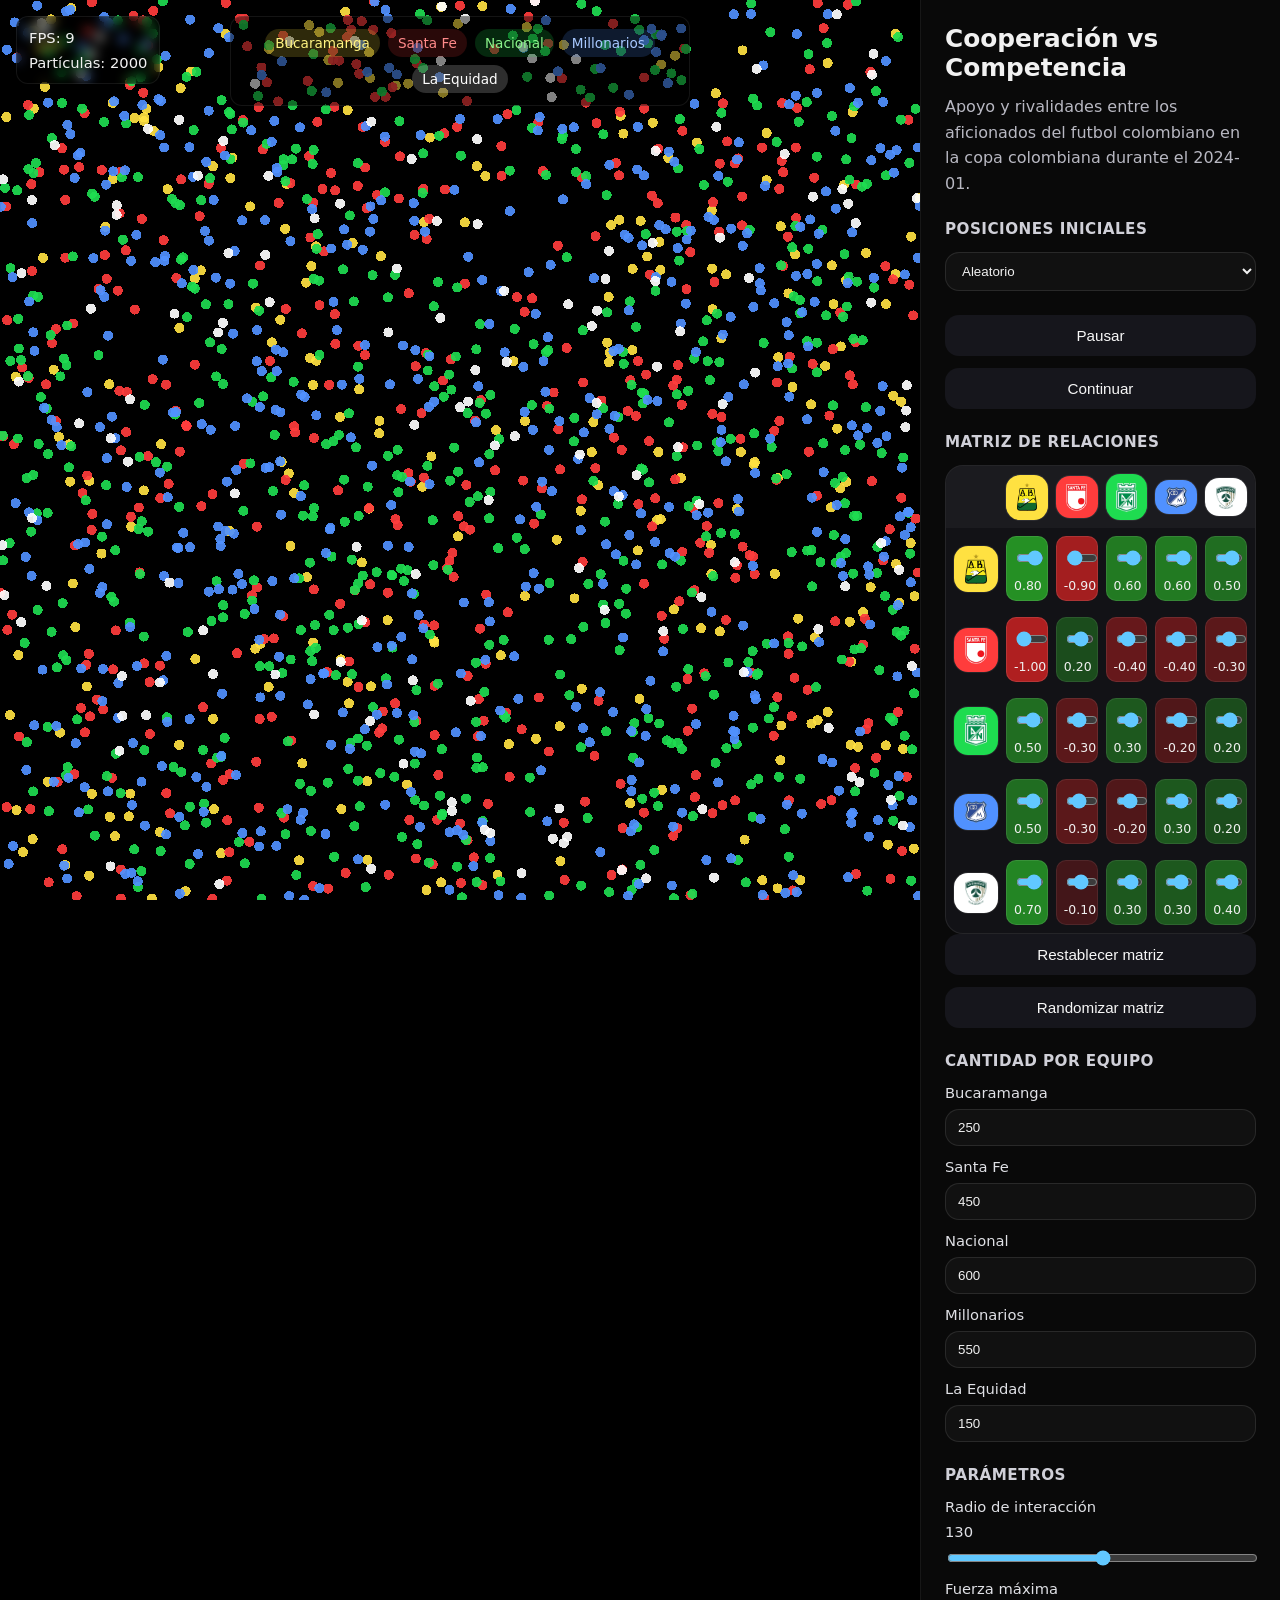
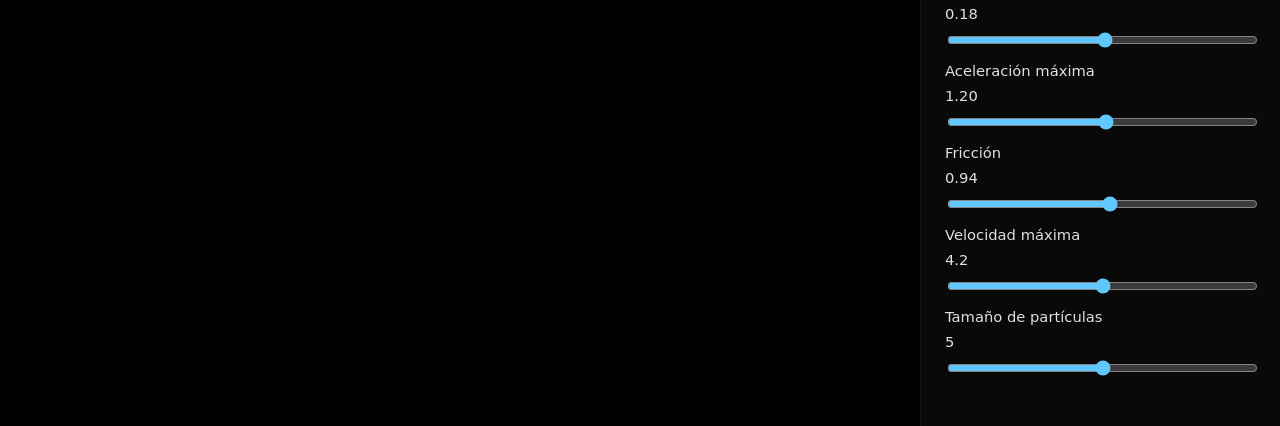
<file: Reto_Unidad_2/DEMO/index.html>
<!DOCTYPE html>
<html lang="es">
<head>
  <meta charset="UTF-8" />
  <meta name="viewport" content="width=device-width, initial-scale=1.0" />
  <title>Cooperación vs Competencia - Final del futbol Colombiano 2024-1</title>
  <style>
:root {
  color-scheme: dark;
  font-family: Inter, system-ui, -apple-system, BlinkMacSystemFont, "Segoe UI", sans-serif;
  background: #050505;
  color: #f1f1f1;
}

* {
  box-sizing: border-box;
}

body {
  margin: 0;
  min-height: 100vh;
  background: #000;
}

.app-shell {
  display: grid;
  grid-template-columns: 1fr 360px;
  min-height: 100vh;
}

.canvas-panel {
  position: relative;
  background: #000;
}

#simCanvas {
  width: 100%;
  height: 100vh;
  display: block;
}

.overlay-stats {
  position: absolute;
  left: 16px;
  top: 16px;
  display: grid;
  gap: 8px;
  padding: 12px;
  background: rgba(0, 0, 0, 0.45);
  border: 1px solid rgba(255, 255, 255, 0.08);
  border-radius: 12px;
  backdrop-filter: blur(6px);
}

.stat {
  font-size: 0.92rem;
}

.legend {
  position: absolute;
  top: 16px;
  left: 50%;
  transform: translateX(-50%);
  display: flex;
  flex-wrap: wrap;
  justify-content: center;
  gap: 8px;
  padding: 12px 16px;
  background: rgba(0, 0, 0, 0.45);
  border-radius: 12px;
  border: 1px solid rgba(255, 255, 255, 0.08);
  z-index: 10;
}

.legend-item {
  display: inline-flex;
  align-items: center;
  padding: 6px 10px;
  border-radius: 999px;
  font-size: 0.85rem;
}

.legend-nacional { background: rgba(30, 220, 80, 0.18); color: #8cf58b; }
.legend-santa-fe { background: rgba(255, 60, 60, 0.16); color: #ff8a8a; }
.legend-bucaramanga { background: rgba(255, 225, 65, 0.18); color: #fff381; }
.legend-millonarios { background: rgba(80, 145, 255, 0.18); color: #a8c8ff; }
.legend-la-equidad { background: rgba(255, 255, 255, 0.18); color: #ffffff; }

.sidebar {
  background: #090909;
  border-left: 1px solid rgba(255, 255, 255, 0.06);
  overflow-y: auto;
}

.panel {
  padding: 24px;
  max-width: 360px;
}

h1 {
  margin: 0 0 12px;
  font-size: 1.55rem;
}

.panel-description {
  margin: 0 0 24px;
  color: #b8b8c2;
  line-height: 1.6;
}

.control-group {
  margin-bottom: 24px;
}

.control-group h2 {
  margin: 0 0 14px;
  font-size: 0.95rem;
  letter-spacing: 0.03em;
  text-transform: uppercase;
  color: #d0d0d8;
}

label {
  display: grid;
  gap: 8px;
  margin-bottom: 12px;
  font-size: 0.92rem;
  color: #dfe0e5;
}

input[type="range"] {
  width: 100%;
  accent-color: #61c8ff;
}

input[type="number"], select {
  width: 100%;
  padding: 10px 12px;
  border-radius: 14px;
  border: 1px solid rgba(255, 255, 255, 0.10);
  background: #111;
  color: #f1f1f1;
}

input[type="number"]::-webkit-inner-spin-button,
input[type="number"]::-webkit-outer-spin-button {
  -webkit-appearance: none;
  margin: 0;
}

button {
  width: 100%;
  padding: 12px 14px;
  border: 0;
  border-radius: 14px;
  background: #16161c;
  color: #f7f7f7;
  font-size: 0.95rem;
  cursor: pointer;
  transition: transform 0.15s ease, background-color 0.15s ease;
}

button:hover {
  transform: translateY(-1px);
  background: #1f1f26;
}

.button-row {
  display: grid;
  gap: 12px;
}

.matrix-table {
  overflow: hidden;
  border-radius: 18px;
  border: 1px solid rgba(255, 255, 255, 0.08);
  background: rgba(20, 20, 25, 0.9);
}

.matrix-row {
  display: grid;
  grid-template-columns: 44px repeat(5, minmax(0, 1fr));
  gap: 8px;
  padding: 8px;
  align-items: center;
}

.matrix-row.header {
  background: rgba(255, 255, 255, 0.04);
}

.matrix-label {
  width: 100%;
  display: grid;
  place-items: center;
  padding: 2px 0;

  border-radius: 14px;
  box-shadow: 0 0 0 1px rgba(255,255,255,0.08);
  background: rgba(255, 255, 255, 0.06);
  overflow: hidden;
}

.matrix-label img {
  width: 70%;
  height: 70%;
  object-fit: contain;
}

.matrix-label.team-nacional { background: rgba(30, 220, 80, 1); }
.matrix-label.team-santa-fe { background: rgba(255, 60, 60, 1); }
.matrix-label.team-bucaramanga { background: rgba(255, 225, 65, 1); }
.matrix-label.team-millonarios { background: rgba(80, 145, 255, 1); }
.matrix-label.team-la-equidad { background: rgba(255, 255, 255, 1); }

.matrix-cell {
  position: relative;
  display: grid;
  gap: 6px;
  width: 100%;
  min-height: 60px;
  padding: 8px;
  border-radius: 10px;
  background: rgba(255, 255, 255, 0.08);
  overflow: hidden;
}

.matrix-cell input {
  width: 100%;
  height: 24px;
  accent-color: #61c8ff;
  cursor: pointer;
}

.matrix-cell:hover {
  box-shadow: inset 0 0 0 1px rgba(255, 255, 255, 0.12);
}

.matrix-value {
  text-align: right;
  font-size: 0.78rem;
  color: #f0f0f0;
}

@media (max-width: 1100px) {
  .app-shell {
    grid-template-columns: 1fr;
  }
  .sidebar {
    max-height: 55vh;
  }
}
  </style>
</head>
<body>
  <div class="app-shell">
    <main class="canvas-panel">
      <canvas id="simCanvas" aria-label="Simulación de partículas"></canvas>
      <div class="overlay-stats">
        <div class="stat">FPS: <span id="fpsValue">--</span></div>
        <div class="stat">Partículas: <span id="particleCount">--</span></div>
      </div>
      <div class="legend">
        <span class="legend-item legend-bucaramanga">Bucaramanga</span>
        <span class="legend-item legend-santa-fe">Santa Fe</span>
        <span class="legend-item legend-nacional">Nacional</span>
        <span class="legend-item legend-millonarios">Millonarios</span>
        <span class="legend-item legend-la-equidad">La Equidad</span>
      </div>
    </main>

    <aside class="sidebar">
      <div class="panel">
        <h1>Cooperación vs Competencia</h1>
        <p class="panel-description">Apoyo y rivalidades entre los aficionados del futbol colombiano en la copa colombiana durante el 2024-01.</p>

        <section class="control-group">
          <h2>Posiciones iniciales</h2>
          <select id="positionMode">
            <option value="random">Aleatorio</option>
            <option value="centered">Centro</option>
            <option value="circle">Circulo</option>
            <option value="clusters">Grupos</option>
          </select>
        </section>

        <section class="control-group button-row">
          <button id="pauseButton">Pausar</button>
          <button id="resumeButton">Continuar</button>
        </section>

        <section class="control-group">
          <h2>Matriz de relaciones</h2>
          <div id="matrixTable" class="matrix-table"></div>
          <div class="button-row">
            <button id="resetMatrixButton">Restablecer matriz</button>
            <button id="randomizeMatrixButton">Randomizar matriz</button>
          </div>
        </section>

        <section class="control-group team-counts">
          <h2>Cantidad por equipo</h2>
          <label>Bucaramanga <input id="count0" type="number" min="5" max="1200" step="1" /></label>
          <label>Santa Fe <input id="count1" type="number" min="5" max="1200" step="1" /></label>
          <label>Nacional <input id="count2" type="number" min="5" max="1200" step="1" /></label>
          <label>Millonarios <input id="count3" type="number" min="5" max="1200" step="1" /></label>
          <label>La Equidad <input id="count4" type="number" min="5" max="1200" step="1" /></label>
        </section>

        <section class="control-group">
          <h2>Parámetros</h2>
          <label>Radio de interacción <span id="interactionRadiusValue"></span>
            <input id="interactionRadius" type="range" min="40" max="240" step="1" />
          </label>
          <label>Fuerza máxima <span id="maxForceValue"></span>
            <input id="maxForce" type="range" min="0.01" max="0.6" step="0.01" />
          </label>
          <label>Aceleración máxima <span id="maxAccelValue"></span>
            <input id="maxAccel" type="range" min="0.05" max="2.5" step="0.05" />
          </label>
          <label>Fricción <span id="frictionValue"></span>
            <input id="friction" type="range" min="0.80" max="0.99" step="0.01" />
          </label>
          <label>Velocidad máxima <span id="maxSpeedValue"></span>
            <input id="maxSpeed" type="range" min="1" max="8" step="0.1" />
          </label>
          <label>Tamaño de partículas <span id="particleSizeValue"></span>
            <input id="particleSize" type="range" min="2" max="12" step="1" />
          </label>
        </section>

      </div>
    </aside>
  </div>

  <script>
const Config = {
  teams: [
    { name: 'Bucaramanga', color: [255, 225, 65], mass: 1.05 },
    { name: 'Santa Fe', color: [255, 60, 60], mass: 0.95 },
    { name: 'Nacional', color: [30, 220, 80], mass: 1.0 },
    { name: 'Millonarios', color: [80, 145, 255], mass: 1.0 },
    { name: 'La Equidad', color: [255, 255, 255], mass: 0.98 }
  ],
  defaultSettings: {
    interactionRadius: 130,
    maxForce: 0.18,
    maxAccel: 1.2,
    friction: 0.94,
    maxSpeed: 4.2,
    particleSize: 5,
    positionMode: 'random',
    counts: [250, 450, 600, 550, 150],
    seed: Math.floor(Date.now() % 1000000)
  }
};

const Matrix = {
  defaultValues: [
    [ 0.80, -0.90,  0.60,  0.60,  0.50],
    [-1.00,  0.20, -0.40, -0.40, -0.30],
    [ 0.50, -0.30,  0.30, -0.20,  0.20],
    [ 0.50, -0.30, -0.20,  0.30,  0.20],
    [ 0.70, -0.10,  0.30,  0.30,  0.40]
  ],
  values: [],
  initDefaults() {
    this.values = this.defaultValues.map(row => row.slice());
  },
  getValue(row, col) {
    return this.values[row][col];
  },
  setValue(row, col, value) {
    this.values[row][col] = Number(value);
  },
  randomize() {
    for (let row = 0; row < this.values.length; row++) {
      for (let col = 0; col < this.values[row].length; col++) {
        this.values[row][col] = Number((Math.random() * 2 - 1).toFixed(2));
      }
    }
  }
};

class Particle {
  constructor(type, x, y) {
    this.type = type;
    this.position = { x, y };
    this.velocity = Particle.randomVelocity();
    this.acceleration = { x: 0, y: 0 };
    this.mass = Config.teams[type].mass;
  }

  static randomVelocity() {
    const angle = (Simulation && typeof Simulation.random === 'function')
      ? Simulation.random() * Math.PI * 2
      : Math.random() * Math.PI * 2;
    return { x: Math.cos(angle), y: Math.sin(angle) };
  }

  resetAcceleration() {
    this.acceleration.x = 0;
    this.acceleration.y = 0;
  }

  applyForce(force) {
    this.acceleration.x += force.x / this.mass;
    this.acceleration.y += force.y / this.mass;
  }

  limitAcceleration(maxAccel) {
    const ax = this.acceleration.x;
    const ay = this.acceleration.y;
    const magnitude = Math.hypot(ax, ay);
    if (magnitude > maxAccel) {
      const scale = maxAccel / magnitude;
      this.acceleration.x *= scale;
      this.acceleration.y *= scale;
    }
  }

  update(maxSpeed, friction) {
    this.limitAcceleration(maxSpeed * 0.75);
    this.velocity.x += this.acceleration.x;
    this.velocity.y += this.acceleration.y;

    const speed = Math.hypot(this.velocity.x, this.velocity.y);
    if (speed > maxSpeed) {
      const scale = maxSpeed / speed;
      this.velocity.x *= scale;
      this.velocity.y *= scale;
    }

    this.velocity.x *= friction;
    this.velocity.y *= friction;

    this.position.x += this.velocity.x;
    this.position.y += this.velocity.y;
  }

  wrapEdges(width, height) {
    if (this.position.x < 0) this.position.x += width;
    if (this.position.x >= width) this.position.x -= width;
    if (this.position.y < 0) this.position.y += height;
    if (this.position.y >= height) this.position.y -= height;
  }

  display(ctx, size) {
    const color = Config.teams[this.type].color;
    ctx.fillStyle = `rgba(${color[0]}, ${color[1]}, ${color[2]}, 0.92)`;
    ctx.beginPath();
    ctx.arc(this.position.x, this.position.y, size, 0, Math.PI * 2);
    ctx.fill();
  }
}

const GPURenderer = {
  init(canvas) {
    const gl = canvas.getContext('webgl2', { antialias: false });
    if (!gl) return null;

    this.gl = gl;
    this.canvas = canvas;
    this.program = this.createProgram(gl, this.vertexShaderSource(), this.fragmentShaderSource());
    if (!this.program) return null;

    gl.useProgram(this.program);
    this.aPosition = gl.getAttribLocation(this.program, 'a_position');
    this.aColor = gl.getAttribLocation(this.program, 'a_color');
    this.aSize = gl.getAttribLocation(this.program, 'a_size');
    this.uResolution = gl.getUniformLocation(this.program, 'u_resolution');

    this.positionBuffer = gl.createBuffer();
    this.colorBuffer = gl.createBuffer();
    this.sizeBuffer = gl.createBuffer();

    gl.enable(gl.BLEND);
    gl.blendFunc(gl.SRC_ALPHA, gl.ONE_MINUS_SRC_ALPHA);

    this.resize(canvas.clientWidth, canvas.clientHeight);
    return this;
  },

  createShader(gl, type, source) {
    const shader = gl.createShader(type);
    gl.shaderSource(shader, source);
    gl.compileShader(shader);
    if (!gl.getShaderParameter(shader, gl.COMPILE_STATUS)) {
      console.warn('Shader compile failed:', gl.getShaderInfoLog(shader));
      gl.deleteShader(shader);
      return null;
    }
    return shader;
  },

  createProgram(gl, vertexSource, fragmentSource) {
    const vertexShader = this.createShader(gl, gl.VERTEX_SHADER, vertexSource);
    const fragmentShader = this.createShader(gl, gl.FRAGMENT_SHADER, fragmentSource);
    if (!vertexShader || !fragmentShader) return null;

    const program = gl.createProgram();
    gl.attachShader(program, vertexShader);
    gl.attachShader(program, fragmentShader);
    gl.linkProgram(program);
    if (!gl.getProgramParameter(program, gl.LINK_STATUS)) {
      console.warn('Program link failed:', gl.getProgramInfoLog(program));
      gl.deleteProgram(program);
      return null;
    }
    return program;
  },

  vertexShaderSource() {
    return `#version 300 es
    in vec2 a_position;
    in vec4 a_color;
    in float a_size;
    uniform vec2 u_resolution;
    out vec4 v_color;
    void main() {
      vec2 clip = vec2((a_position.x / u_resolution.x) * 2.0 - 1.0,
                       1.0 - (a_position.y / u_resolution.y) * 2.0);
      gl_Position = vec4(clip, 0.0, 1.0);
      gl_PointSize = a_size;
      v_color = a_color;
    }`;
  },

  fragmentShaderSource() {
    return `#version 300 es
    precision mediump float;
    in vec4 v_color;
    out vec4 outColor;
    void main() {
      vec2 coord = gl_PointCoord - vec2(0.5);
      if (length(coord) > 0.5) discard;
      outColor = v_color;
    }`;
  },

  resize(width, height) {
    const gl = this.gl;
    this.canvas.width = width;
    this.canvas.height = height;
    gl.viewport(0, 0, width, height);
  },

  render(particles, pointSize) {
    const gl = this.gl;
    const count = particles.length;
    const positions = new Float32Array(count * 2);
    const colors = new Float32Array(count * 4);
    const sizes = new Float32Array(count);

    for (let i = 0; i < count; i++) {
      const p = particles[i];
      const offset = i * 2;
      positions[offset] = p.position.x;
      positions[offset + 1] = p.position.y;
      const color = Config.teams[p.type].color;
      const cOffset = i * 4;
      colors[cOffset] = color[0] / 255;
      colors[cOffset + 1] = color[1] / 255;
      colors[cOffset + 2] = color[2] / 255;
      colors[cOffset + 3] = 0.92;
      sizes[i] = pointSize * 2.0;
    }

    gl.clearColor(0, 0, 0, 1);
    gl.clear(gl.COLOR_BUFFER_BIT);
    gl.useProgram(this.program);
    gl.uniform2f(this.uResolution, this.canvas.width, this.canvas.height);

    gl.bindBuffer(gl.ARRAY_BUFFER, this.positionBuffer);
    gl.bufferData(gl.ARRAY_BUFFER, positions, gl.DYNAMIC_DRAW);
    gl.enableVertexAttribArray(this.aPosition);
    gl.vertexAttribPointer(this.aPosition, 2, gl.FLOAT, false, 0, 0);

    gl.bindBuffer(gl.ARRAY_BUFFER, this.colorBuffer);
    gl.bufferData(gl.ARRAY_BUFFER, colors, gl.DYNAMIC_DRAW);
    gl.enableVertexAttribArray(this.aColor);
    gl.vertexAttribPointer(this.aColor, 4, gl.FLOAT, false, 0, 0);

    gl.bindBuffer(gl.ARRAY_BUFFER, this.sizeBuffer);
    gl.bufferData(gl.ARRAY_BUFFER, sizes, gl.DYNAMIC_DRAW);
    gl.enableVertexAttribArray(this.aSize);
    gl.vertexAttribPointer(this.aSize, 1, gl.FLOAT, false, 0, 0);

    gl.drawArrays(gl.POINTS, 0, count);
  }
};

const Simulation = {
  particles: [],
  isPaused: false,
  lastFrameTime: 0,
  fps: 0,
  useGPU: false,
  renderer: null,
  grid: {
    cellSize: 0,
    cols: 0,
    rows: 0,
    cells: []
  },

  settings: {
    interactionRadius: Config.defaultSettings.interactionRadius,
    maxForce: Config.defaultSettings.maxForce,
    maxAccel: Config.defaultSettings.maxAccel,
    friction: Config.defaultSettings.friction,
    maxSpeed: Config.defaultSettings.maxSpeed,
    particleSize: Config.defaultSettings.particleSize,
    counts: Config.defaultSettings.counts.slice(),
    positionMode: Config.defaultSettings.positionMode,
    seed: Config.defaultSettings.seed
  },

  initialize(canvas) {
    this.canvas = canvas;
    this.renderer = GPURenderer.init(canvas);
    this.useGPU = Boolean(this.renderer);
    if (!this.useGPU) {
      this.ctx = canvas.getContext('2d');
    }
    this.resizeCanvas();
    Matrix.initDefaults();
    this.reset();
    window.requestAnimationFrame(this.loop.bind(this));
  },

  resizeCanvas() {
    if (!this.canvas) return;
    this.canvas.width = this.canvas.clientWidth;
    this.canvas.height = this.canvas.clientHeight;
    if (this.useGPU && this.renderer) {
      this.renderer.resize(this.canvas.width, this.canvas.height);
    }
  },

  seedRandom(seed) {
    this._seed = Number(seed) >>> 0;
  },

  random() {
    this._seed = (this._seed * 1664525 + 1013904223) >>> 0;
    return this._seed / 4294967296;
  },

  generateSeed(seed) {
    const sanitized = Number(seed) || 0;
    const result = Math.abs(sanitized % 1000000);
    this.settings.seed = result;
    return result;
  },

  reset() {
    this.particles = [];
    this.isPaused = false;
    this.seedRandom(this.settings.seed);
    this.createParticles();
  },

  createParticles() {
    this.particles = [];
    const { counts, positionMode } = this.settings;
    for (let type = 0; type < Config.teams.length; type++) {
      for (let i = 0; i < counts[type]; i++) {
        const position = this.generatePosition(type, positionMode);
        this.particles.push(new Particle(type, position.x, position.y));
      }
    }
  },

  buildSpatialGrid() {
    const width = this.canvas.width;
    const height = this.canvas.height;
    const cellSize = Math.max(1, this.settings.interactionRadius);
    const cols = Math.max(1, Math.ceil(width / cellSize));
    const rows = Math.max(1, Math.ceil(height / cellSize));
    const cells = new Array(cols * rows);
    for (let i = 0; i < cells.length; i++) {
      cells[i] = [];
    }

    this.grid.cellSize = cellSize;
    this.grid.cols = cols;
    this.grid.rows = rows;
    this.grid.cells = cells;

    for (let index = 0; index < this.particles.length; index++) {
      const particle = this.particles[index];
      const col = Math.floor(particle.position.x / cellSize) % cols;
      const row = Math.floor(particle.position.y / cellSize) % rows;
      const cellIndex = ((col + cols) % cols) + (((row + rows) % rows) * cols);
      cells[cellIndex].push(index);
    }
  },

  generatePosition(type, mode) {
    const w = this.canvas.width;
    const h = this.canvas.height;
    const angle = this.random() * Math.PI * 2;

    if (mode === 'centered') {
      const radius = Math.min(w, h) * 0.12;
      return {
        x: w / 2 + Math.cos(angle) * radius,
        y: h / 2 + Math.sin(angle) * radius
      };
    }

    if (mode === 'circle') {
      const radius = Math.min(w, h) * 0.35;
      return {
        x: w / 2 + Math.cos(angle) * radius,
        y: h / 2 + Math.sin(angle) * radius
      };
    }

    if (mode === 'clusters') {
      const clusterRadius = Math.min(w, h) * 0.15;
      const clusterAngle = (type / Config.teams.length) * Math.PI * 2;
      const clusterCenter = {
        x: w / 2 + Math.cos(clusterAngle) * Math.min(w, h) * 0.25,
        y: h / 2 + Math.sin(clusterAngle) * Math.min(w, h) * 0.25
      };
      const distance = this.random() * clusterRadius;
      return {
        x: clusterCenter.x + Math.cos(angle) * distance,
        y: clusterCenter.y + Math.sin(angle) * distance
      };
    }

    return {
      x: this.random() * w,
      y: this.random() * h
    };
  },

  loop(timestamp) {
    const dt = timestamp - this.lastFrameTime;
    this.lastFrameTime = timestamp;
    if (dt > 0) {
      this.fps = 1000 / dt;
    }

    if (!this.isPaused) {
      this.update();
      this.render();
    }

    UI.updateStats(Math.round(this.fps), this.particles.length, this.settings.seed);
    window.requestAnimationFrame(this.loop.bind(this));
  },

  update() {
    this.buildSpatialGrid();
    const particles = this.particles;
    const radius = this.settings.interactionRadius;
    const radiusSq = radius * radius;
    const maxForce = this.settings.maxForce;
    const maxAccel = this.settings.maxAccel;
    const { cols, rows, cellSize, cells } = this.grid;

    for (let i = 0; i < particles.length; i++) {
      const particle = particles[i];
      particle.resetAcceleration();

      const col = Math.floor(particle.position.x / cellSize) % cols;
      const row = Math.floor(particle.position.y / cellSize) % rows;
      const wrappedCol = (col + cols) % cols;
      const wrappedRow = (row + rows) % rows;

      for (let dy = -1; dy <= 1; dy++) {
        const neighborRow = (wrappedRow + dy + rows) % rows;
        for (let dx = -1; dx <= 1; dx++) {
          const neighborCol = (wrappedCol + dx + cols) % cols;
          const cell = cells[neighborCol + neighborRow * cols];
          for (let k = 0; k < cell.length; k++) {
            const j = cell[k];
            if (i === j) continue;
            const other = particles[j];
            const offset = this.computeToroidalOffset(particle.position, other.position);
            const distSq = offset.x * offset.x + offset.y * offset.y;
            if (distSq === 0 || distSq > radiusSq) continue;

            const distance = Math.sqrt(distSq);
            const relation = Matrix.getValue(particle.type, other.type);
            const forceMagnitude = (1 - distance / radius) * maxForce * relation;
            const invDist = 1 / distance;
            particle.applyForce({
              x: offset.x * invDist * forceMagnitude,
              y: offset.y * invDist * forceMagnitude
            });
          }
        }
      }

      if (particle.type === 4) {
        const wander = Particle.randomVelocity();
        particle.applyForce({ x: wander.x * 0.02, y: wander.y * 0.02 });
      }

      particle.limitAcceleration(maxAccel);
      particle.update(this.settings.maxSpeed, this.settings.friction);
      particle.wrapEdges(this.canvas.width, this.canvas.height);
    }
  },

  render() {
    if (this.useGPU && this.renderer) {
      this.renderer.render(this.particles, this.settings.particleSize);
      return;
    }

    const ctx = this.ctx;
    ctx.fillStyle = '#000';
    ctx.fillRect(0, 0, this.canvas.width, this.canvas.height);

    for (const particle of this.particles) {
      particle.display(ctx, this.settings.particleSize);
    }
  },

  computeToroidalOffset(source, target) {
    const dx = target.x - source.x;
    const dy = target.y - source.y;
    const width = this.canvas.width;
    const height = this.canvas.height;
    return {
      x: dx > width / 2 ? dx - width : dx < -width / 2 ? dx + width : dx,
      y: dy > height / 2 ? dy - height : dy < -height / 2 ? dy + height : dy
    };
  }
};

const UI = {
  elements: {},

  getTeamClassName(teamName) {
    return teamName
      .toLowerCase()
      .normalize('NFD')
      .replace(/[-]/g, '')
      .replace(/[^a-z0-9]+/g, '-')
      .replace(/^-+|-+$/g, '');
  },

  getTeamLogoSrc(teamName) {
    const logoMap = {
      'santa fe': 'Santa_Fe.png',
      'bucaramanga': 'Bucaramang.png',
      'nacional': 'Nacional.png',
      'millonarios': 'Millonarios.png',
      'la equidad': 'Equidad.png'
    };
    return logoMap[teamName.toLowerCase()] || '';
  },

  createTeamLabel(teamName) {
    const label = document.createElement('div');
    label.className = `matrix-label matrix-dot team-${this.getTeamClassName(teamName)}`;
    label.title = teamName;

    const logoSrc = this.getTeamLogoSrc(teamName);
    if (logoSrc) {
      const img = document.createElement('img');
      img.src = logoSrc;
      img.alt = teamName;
      label.appendChild(img);
    } else {
      label.textContent = teamName;
    }

    return label;
  },

  init() {
    this.elements = {
      interactionRadius: document.getElementById('interactionRadius'),
      interactionRadiusValue: document.getElementById('interactionRadiusValue'),
      maxForce: document.getElementById('maxForce'),
      maxForceValue: document.getElementById('maxForceValue'),
      maxAccel: document.getElementById('maxAccel'),
      maxAccelValue: document.getElementById('maxAccelValue'),
      friction: document.getElementById('friction'),
      frictionValue: document.getElementById('frictionValue'),
      maxSpeed: document.getElementById('maxSpeed'),
      maxSpeedValue: document.getElementById('maxSpeedValue'),
      particleSize: document.getElementById('particleSize'),
      particleSizeValue: document.getElementById('particleSizeValue'),
      positionMode: document.getElementById('positionMode'),
      countInputs: [
        document.getElementById('count0'),
        document.getElementById('count1'),
        document.getElementById('count2'),
        document.getElementById('count3'),
        document.getElementById('count4')
      ],
      pauseButton: document.getElementById('pauseButton'),
      resumeButton: document.getElementById('resumeButton'),
      resetMatrixButton: document.getElementById('resetMatrixButton'),
      randomizeMatrixButton: document.getElementById('randomizeMatrixButton'),
      fpsValue: document.getElementById('fpsValue'),
      particleCount: document.getElementById('particleCount'),
      matrixTable: document.getElementById('matrixTable')
    };

    Matrix.initDefaults();
    this.bindControls();
    this.buildMatrixUI();
    this.updateControlValues();
  },

  bindControls() {
    const setNumber = (element, setter) => {
      element.addEventListener('input', () => {
        setter(element.value);
        this.updateControlValues();
      });
    };

    setNumber(this.elements.interactionRadius, value => Simulation.settings.interactionRadius = Number(value));
    setNumber(this.elements.maxForce, value => Simulation.settings.maxForce = Number(value));
    setNumber(this.elements.maxAccel, value => Simulation.settings.maxAccel = Number(value));
    setNumber(this.elements.friction, value => Simulation.settings.friction = Number(value));
    setNumber(this.elements.maxSpeed, value => Simulation.settings.maxSpeed = Number(value));
    setNumber(this.elements.particleSize, value => Simulation.settings.particleSize = Number(value));

    this.elements.positionMode.addEventListener('change', () => {
      Simulation.settings.positionMode = this.elements.positionMode.value;
      Simulation.reset();
    });

    this.elements.countInputs.forEach((input, index) => {
      input.addEventListener('change', () => {
        const allowed = this.enforceCountLimit(index, input.value);
        input.value = allowed;
        Simulation.settings.counts[index] = allowed;
        Simulation.reset();
      });
    });

    this.elements.pauseButton.addEventListener('click', () => {
      Simulation.isPaused = true;
    });

    this.elements.resumeButton.addEventListener('click', () => {
      Simulation.isPaused = false;
    });

    this.elements.resetMatrixButton.addEventListener('click', () => {
      Matrix.initDefaults();
      this.updateMatrixUI();
    });

    this.elements.randomizeMatrixButton.addEventListener('click', () => {
      Matrix.randomize();
      this.updateMatrixUI();
    });
  },

  buildMatrixUI() {
    const headerRow = document.createElement('div');
    headerRow.className = 'matrix-row header';
    headerRow.appendChild(document.createElement('div'));

    Config.teams.forEach(team => {
      headerRow.appendChild(this.createTeamLabel(team.name));
    });

    this.elements.matrixTable.appendChild(headerRow);

    Matrix.values.forEach((row, rowIndex) => {
      const rowElement = document.createElement('div');
      rowElement.className = 'matrix-row';
      rowElement.appendChild(this.createTeamLabel(Config.teams[rowIndex].name));

      row.forEach((value, colIndex) => {
        const cell = document.createElement('div');
        cell.className = 'matrix-cell';

        const slider = document.createElement('input');
        slider.type = 'range';
        slider.min = -1;
        slider.max = 1;
        slider.step = 0.02;
        slider.value = value;
        slider.dataset.row = rowIndex;
        slider.dataset.col = colIndex;
        slider.title = `${Config.teams[rowIndex].name} → ${Config.teams[colIndex].name}: ${value.toFixed(2)}`;

        const valueLabel = document.createElement('div');
        valueLabel.className = 'matrix-value';
        valueLabel.textContent = value.toFixed(2);

        slider.addEventListener('input', () => {
          const r = Number(slider.dataset.row);
          const c = Number(slider.dataset.col);
          const val = Number(slider.value);
          Matrix.setValue(r, c, val);
          valueLabel.textContent = val.toFixed(2);
          this.updateMatrixCellColor(cell, val);
          slider.title = `${Config.teams[r].name} → ${Config.teams[c].name}: ${val.toFixed(2)}`;
        });

        this.updateMatrixCellColor(cell, value);
        cell.appendChild(slider);
        cell.appendChild(valueLabel);
        rowElement.appendChild(cell);
      });

      this.elements.matrixTable.appendChild(rowElement);
    });
  },

  updateMatrixUI() {
    const sliders = this.elements.matrixTable.querySelectorAll('input[type="range"]');
    sliders.forEach(slider => {
      const row = Number(slider.dataset.row);
      const col = Number(slider.dataset.col);
      const value = Matrix.getValue(row, col);
      slider.value = value;
      const cell = slider.closest('.matrix-cell');
      const label = cell.querySelector('.matrix-value');
      if (label) label.textContent = value.toFixed(2);
      this.updateMatrixCellColor(cell, value);
      slider.title = `${Config.teams[row].name} → ${Config.teams[col].name}: ${value.toFixed(2)}`;
    });
  },

  updateControlValues() {
    this.elements.interactionRadiusValue.textContent = Simulation.settings.interactionRadius;
    this.elements.maxForceValue.textContent = Simulation.settings.maxForce.toFixed(2);
    this.elements.maxAccelValue.textContent = Simulation.settings.maxAccel.toFixed(2);
    this.elements.frictionValue.textContent = Simulation.settings.friction.toFixed(2);
    this.elements.maxSpeedValue.textContent = Simulation.settings.maxSpeed.toFixed(1);
    this.elements.particleSizeValue.textContent = Simulation.settings.particleSize;
    this.elements.countInputs.forEach((input, index) => {
      input.value = Simulation.settings.counts[index];
    });
    this.elements.positionMode.value = Simulation.settings.positionMode;
  },

  enforceCountLimit(changedIndex, requestedValue) {
    const values = Simulation.settings.counts.slice();
    values[changedIndex] = Number(requestedValue);
    const total = values.reduce((sum, n) => sum + n, 0);
    if (total <= 2000) {
      return Number(requestedValue);
    }

    const excess = total - 2000;
    let newValue = Number(requestedValue) - excess;
    if (newValue < 5) newValue = 5;
    return newValue;
  },


  updateStats(fps, totalParticles) {
    this.elements.fpsValue.textContent = fps;
    this.elements.particleCount.textContent = totalParticles;
  },

  updateMatrixCellColor(cell, value) {
    const intensity = Math.min(1, Math.abs(value));
    const positive = value > 0;
    const negative = value < 0;
    const base = positive ? [48, 210, 45] : negative ? [220, 35, 35] : [30, 30, 30];
    const alpha = 0.18 + intensity * 0.6;
    const brightness = 0.08 + intensity * 0.35;
    const background = negative || positive
      ? `rgba(${base[0]}, ${base[1]}, ${base[2]}, ${alpha})`
      : `rgba(18, 18, 18, 0.95)`;

    cell.style.background = background;
    cell.style.boxShadow = negative || positive
      ? `inset 0 0 0 1px rgba(255,255,255, ${0.06 + brightness * 0.1})`
      : 'inset 0 0 0 1px rgba(255,255,255, 0.06)';
  }
};

document.addEventListener('DOMContentLoaded', () => {
  const canvas = document.getElementById('simCanvas');
  canvas.width = canvas.clientWidth;
  canvas.height = canvas.clientHeight;

  UI.init();
  Simulation.initialize(canvas);

  window.addEventListener('resize', () => {
    canvas.width = canvas.clientWidth;
    canvas.height = canvas.clientHeight;
    Simulation.resizeCanvas();
    Simulation.reset();
  });
});
  </script>
</body>
</html>
</file>
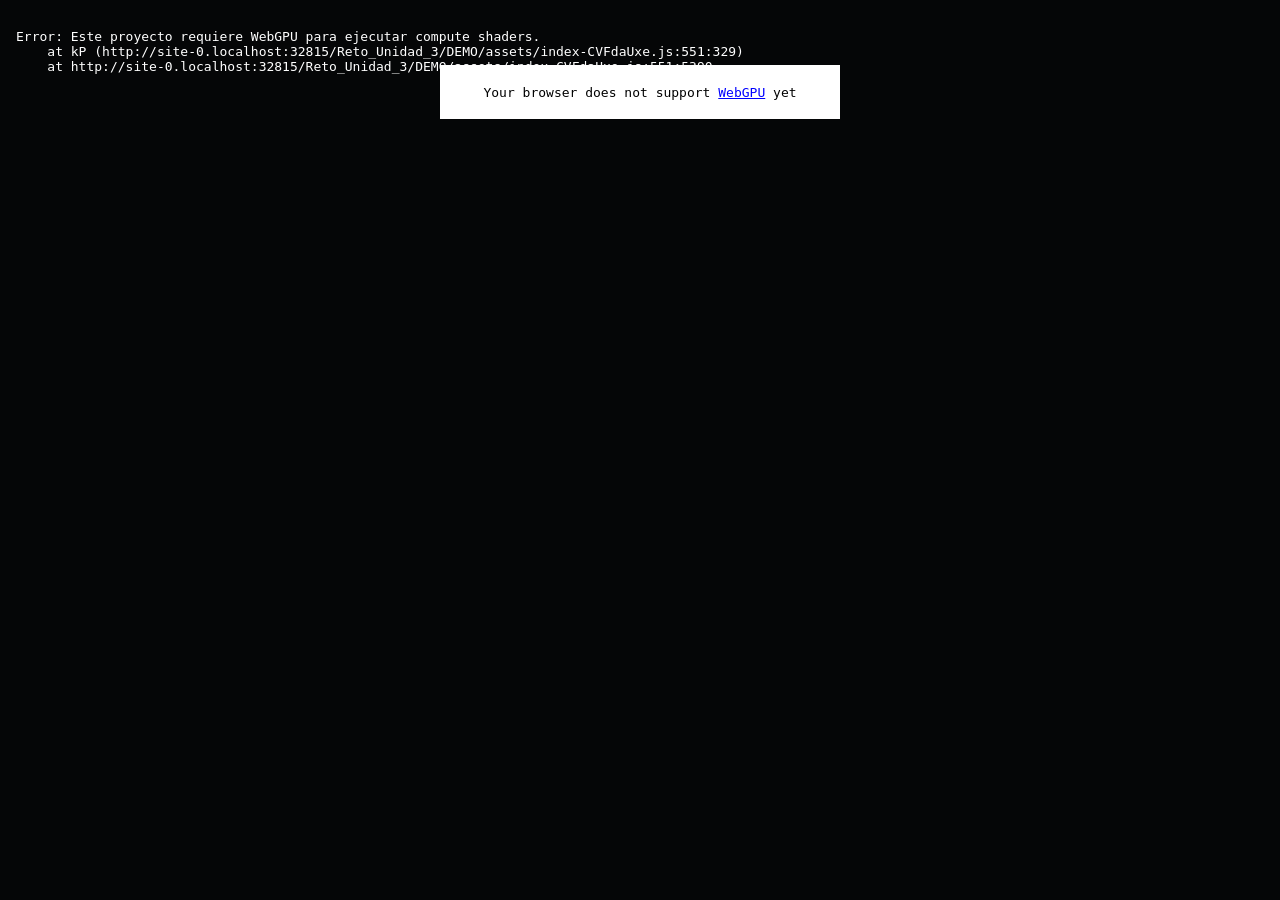
<file: Reto_Unidad_3/DEMO/index.html>
<!doctype html>
<html lang="es">
  <head>
    <meta charset="UTF-8" />
    <meta name="viewport" content="width=device-width, initial-scale=1.0" />
    <meta name="color-scheme" content="dark" />
    <title>U3 · Forces Instrument</title>
    <script type="module" crossorigin src="./assets/index-CVFdaUxe.js"></script>
    <link rel="stylesheet" crossorigin href="./assets/index-d7hkE1b4.css">
  </head>
  <body>
    <div id="app"></div>
  </body>
</html>
</file>
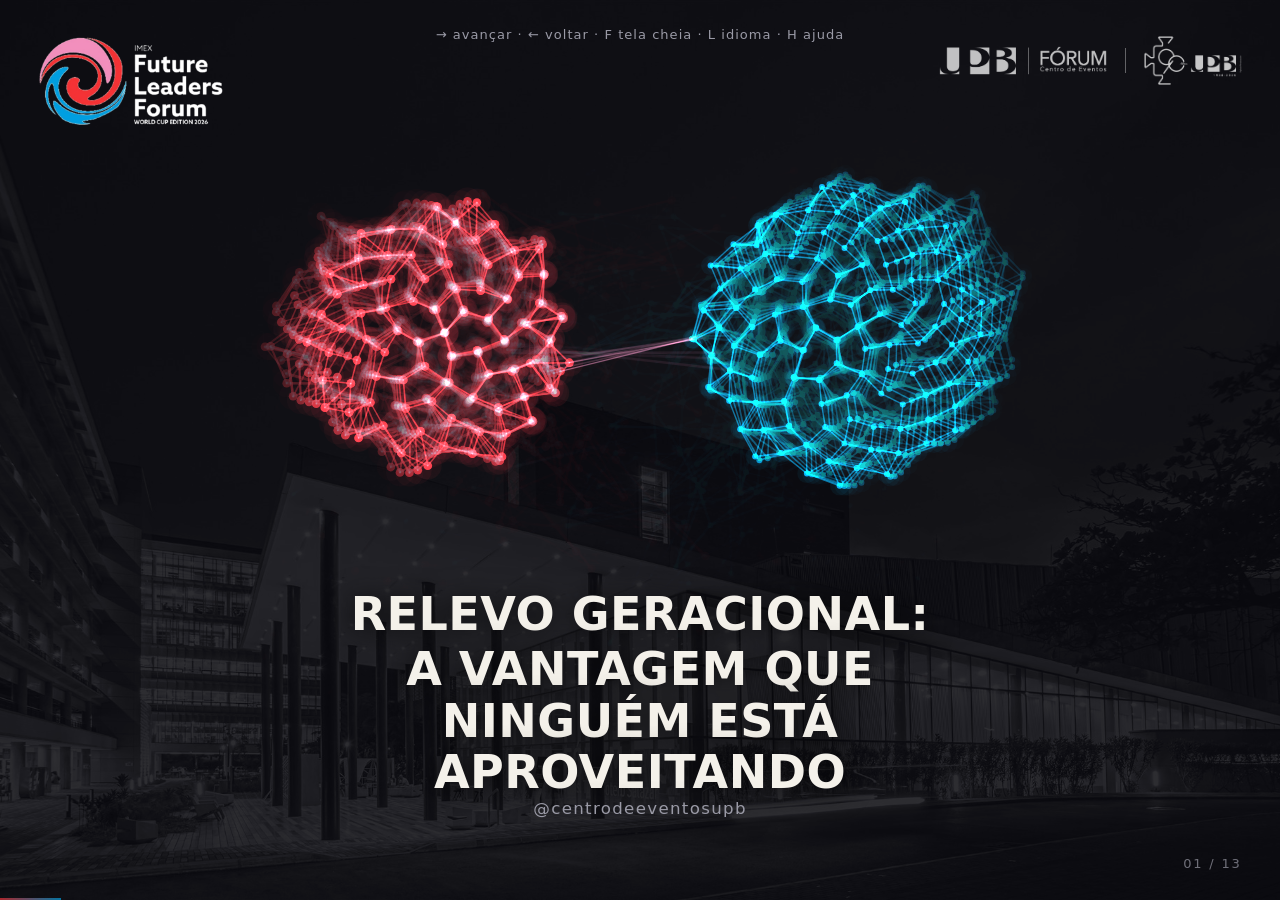
<file: Reto_Unidad_5/DEMO/index.html>
<!DOCTYPE html>
<html lang="pt">
<head>
<meta charset="UTF-8">
<meta name="viewport" content="width=device-width, initial-scale=1">
<title>Relevo generacional — Fórum UPB</title>
<style>
:root {
  --bg: #07080c;
  /* Paleta del Future Leaders Forum (remolino del logo) */
  --exp: #ee3239;   /* experiencia: rojo */
  --jov: #01a1df;   /* nuevas generaciones: azul */
  --rel: #f28fbd;   /* vínculo entre generaciones: rosado */
  --ink: #f4f1ea;
  --muted: #9a9aa6;
}
* { box-sizing: border-box; margin: 0; padding: 0; }
html, body {
  height: 100%;
  background: var(--bg);
  color: var(--ink);
  overflow: hidden;
  font-family: "Inter", system-ui, -apple-system, "Segoe UI", Roboto, sans-serif;
  user-select: none;
}
#foto {
  position: fixed; inset: 0; width: 100%; height: 100%;
  object-fit: cover; opacity: 0; filter: grayscale(1) contrast(1.1);
  transition: opacity 1.4s; pointer-events: none;
  mix-blend-mode: screen;   /* sobre el canvas: aclara el fondo sin tapar las partículas */
}
#foto.on { opacity: .16; }
canvas { position: fixed; inset: 0; display: block; }
/* Velo que protege la columna de texto sin ocultar la estructura */
#velo {
  position: fixed; inset: 0; pointer-events: none;
  background: linear-gradient(90deg, rgba(7,8,12,.78) 0%, rgba(7,8,12,.35) 34%, rgba(7,8,12,0) 50%);
  transition: opacity 1s;
}
#velo.off { opacity: 0; }

#texto {
  position: fixed; left: 6vw; bottom: 11vh;
  max-width: 38vw; pointer-events: none;
}
#texto.tl { top: 10vh; bottom: auto; }
#texto.titulo { left: 50%; transform: translateX(-50%); bottom: 9vh; max-width: 88vw; text-align: center; }
.linea {
  display: block;
  font-weight: 600;
  font-size: clamp(26px, 3vw, 64px);
  line-height: 1.12;
  letter-spacing: -.012em;
  opacity: 0;
  transform: translateY(16px);
  transition: opacity .9s ease, transform .9s ease;
  text-shadow: 0 2px 28px rgba(0,0,0,.85);
}
.linea + .linea { margin-top: .32em; }
.linea.on { opacity: 1; transform: none; }
#texto.titulo .linea { font-size: clamp(30px, 3.6vw, 76px); font-weight: 700; letter-spacing: .01em; }
#texto.titulo .linea + .linea { margin-top: .08em; }
#texto .linea.sub {
  font-size: clamp(15px, 1.3vw, 26px); font-weight: 400;
  color: var(--muted); letter-spacing: .08em; margin-top: 1.2em;
}
.e { color: var(--exp); }
.j { color: var(--jov); }

.etiqueta {
  position: fixed; transform: translate(-50%, -50%);
  font-size: clamp(13px, 1.15vw, 22px); letter-spacing: .2em; text-transform: uppercase;
  opacity: 0; transition: opacity 1.2s; pointer-events: none;
  text-shadow: 0 0 18px #000;
}
.etiqueta.on { opacity: .9; }

#qr { display: flex; gap: 2.4vw; margin-bottom: 4vh; pointer-events: none; }
#qr figure { display: flex; flex-direction: column; align-items: center; gap: .8em; }
#qr img { width: clamp(110px, 10vw, 220px); border-radius: 10px; image-rendering: pixelated; }
#qr figcaption { font-size: clamp(13px, 1vw, 20px); letter-spacing: .18em; text-transform: uppercase; color: var(--muted); }

/* Logo del evento (co-branding): solo en apertura y cierre */
#evento { position: fixed; left: 3vw; top: 4vh; height: clamp(54px, 10vh, 130px); opacity: 0; transition: opacity 1.2s; pointer-events: none; }
#evento.on { opacity: 1; }
/* Logos institucionales: pequeños, en todas las slides */
#logos { position: fixed; right: 3vw; top: 4vh; display: flex; align-items: center; gap: 1.4vw; pointer-events: none; }
#logos img { height: clamp(22px, 3.2vh, 46px); opacity: .85; }
#logos img.upb90 { height: clamp(36px, 5.4vh, 78px); }  /* su forma es más alta: más altura para igualar peso visual */
#logos .sep { width: 1px; height: clamp(20px, 2.8vh, 40px); background: rgba(255,255,255,.35); }

#hud {
  position: fixed; right: 3vw; bottom: 3.2vh;
  font-size: 13px; letter-spacing: .14em; color: var(--muted);
  font-variant-numeric: tabular-nums; opacity: .7;
}
#barra { position: fixed; left: 0; bottom: 0; height: 2px; background: linear-gradient(90deg, var(--exp), var(--jov)); transition: width .8s; opacity: .7; }

#pista {
  position: fixed; left: 50%; top: 3vh; transform: translateX(-50%);
  font-size: 13px; letter-spacing: .08em; color: var(--muted);
  transition: opacity 1.5s; pointer-events: none;
}

#debug, #ayuda {
  position: fixed; top: 11vh; right: 3vw; width: min(420px, 90vw);
  padding: 18px 20px; border-radius: 14px;
  background: rgba(12,13,18,.88); border: 1px solid rgba(255,255,255,.08);
  backdrop-filter: blur(8px);
  font-size: 14px; line-height: 1.5; color: #d9d9e0;
  display: none;
}
#debug.on, #ayuda.on { display: block; }
#debug h3, #ayuda h3 { font-size: 12px; letter-spacing: .16em; text-transform: uppercase; color: var(--muted); margin-bottom: 8px; font-weight: 600; }
#debug .rel { margin: 6px 0 12px; color: var(--ink); }
#debug .fila { display: flex; justify-content: space-between; font-variant-numeric: tabular-nums; }
#debug .dot { display: inline-block; width: 9px; height: 9px; border-radius: 50%; margin-right: 6px; }
#ayuda kbd { display: inline-block; min-width: 26px; padding: 1px 6px; margin-right: 6px; border-radius: 5px; background: #1c1d25; text-align: center; font-family: inherit; }

/* ---------- Pantalla vertical (celular): estructura arriba, texto abajo a todo el ancho ----------
   La clase la pone el JS con el mismo umbral que usan las escenas (ancho < 1.25·alto). */
body.vertical #velo {
  background: linear-gradient(0deg, rgba(7,8,12,.88) 0%, rgba(7,8,12,.55) 26%, rgba(7,8,12,0) 44%);
}
body.vertical #texto,
body.vertical #texto.tl,
body.vertical #texto.titulo {
  left: 7vw; right: 7vw; top: auto; bottom: 9vh;
  max-width: none; transform: none; text-align: left;
}
body.vertical #texto.titulo { text-align: center; }
body.vertical .linea { font-size: clamp(20px, 6.2vw, 44px); }
body.vertical #texto.titulo .linea { font-size: clamp(22px, 7vw, 50px); }
body.vertical #texto .linea.sub { font-size: clamp(12px, 3.4vw, 20px); }
body.vertical .etiqueta { font-size: clamp(10px, 2.8vw, 16px); letter-spacing: .14em; }
body.vertical #qr { gap: 6vw; margin-bottom: 0; }
body.vertical #qr img { width: clamp(96px, 30vw, 200px); }
body.vertical #qr figcaption { font-size: clamp(10px, 2.6vw, 15px); letter-spacing: .1em; }
body.vertical #evento { left: 5vw; top: 2.6vh; height: clamp(40px, 6vh, 80px); }
body.vertical #logos { right: 5vw; top: 2.6vh; gap: 3vw; }
body.vertical #logos img { height: clamp(16px, 2.4vh, 30px); }
body.vertical #logos img.upb90 { height: clamp(26px, 3.8vh, 48px); }
body.vertical #logos .sep { height: clamp(14px, 2vh, 26px); }
body.vertical #hud { bottom: 2.4vh; font-size: 11px; }
body.vertical #pista { top: auto; bottom: 3vh; width: 90vw; text-align: center; }
</style>
</head>
<body>

<canvas id="c"></canvas>
<img id="foto" alt="">
<div id="velo"></div>
<div id="texto"></div>
<div id="etiquetas"></div>
<img id="evento" src="assets/logo-flf.png" alt="IMEX Future Leaders Forum" onerror="this.remove()">
<div id="logos">
  <img src="assets/logo-forum.png" alt="Fórum UPB Centro de Eventos" onerror="this.remove()">
  <span class="sep"></span>
  <img class="upb90" src="assets/logo-upb90.png" alt="UPB 90 años" onerror="this.remove()">
</div>
<div id="hud"></div>
<div id="barra"></div>
<div id="pista"></div>
<div id="debug"></div>
<div id="ayuda">
  <h3>Controles</h3>
  <div><kbd>→</kbd><kbd>Espacio</kbd><kbd>Clic</kbd> avanzar</div>
  <div><kbd>←</kbd> volver</div>
  <div><kbd>F</kbd> pantalla completa</div>
  <div><kbd>L</kbd> idioma (pt / es)</div>
  <div><kbd>D</kbd> panel de relaciones (explicación)</div>
  <div><kbd>Inicio</kbd><kbd>Fin</kbd> primera / última slide</div>
  <div><kbd>H</kbd> esta ayuda</div>
</div>

<script src="textos.js"></script>
<script>
// =====================================================================
//  RELEVO GENERACIONAL — presentación generativa
//  Dos poblaciones de partículas (experiencia / nuevas generaciones)
//  unidas por resortes. Cada slide cambia QUÉ vínculos existen, su
//  rigidez y hacia dónde tiran las partículas.
// =====================================================================

// ---------- Metadatos visuales por slide (los textos viven en textos.js) ----------
const SLIDES = [
  { pos: 'titulo', evento: true, foto: 'assets/foto-titulo.jpg', nombre: 'Título',
    rel: 'Dos generaciones separadas, cohesionadas por dentro. Un único vínculo débil las une: la ventaja que nadie aprovecha.' },
  { pos: 'tl', foto: 'assets/foto1.jpg', nombre: 'Auditorio',
    rel: 'Vínculos rígidos solo entre vecinos de fila y atracción fuerte a su silla. Estructura fija: un espacio con una sola función.' },
  { pos: 'tl', foto: 'assets/foto-mundo.jpg', nombre: 'Apertura',
    rel: ['Los vínculos de fila se aflojan y desaparecen: la estructura deja de estar cerrada.',
          'La red se expande hasta los bordes de la pantalla: la universidad sale a encontrarse con el mundo.'] },
  { pos: 'bl', foto: 'assets/foto2.jpeg', nombre: 'Tres nodos',
    rel: 'Tres grupos con vínculos internos y pocos puentes entre ellos. Si un grupo se mueve, arrastra a los otros dos.' },
  { pos: 'bl', foto: 'assets/foto3.jpg', nombre: 'Impacto',
    rel: ['Un nudo denso y aislado: el evento como objeto. El resto queda desconectado y tenue.',
          'Red radial. Cada pulso nace en el centro y se propaga por los vínculos hasta el borde: el impacto es propagación.'] },
  { pos: 'bl', foto: 'assets/foto-comunidad.jpg', nombre: 'Comunidad',
    rel: ['Partículas reunidas pero sin vínculos: una multitud, no una comunidad.',
          'Aparecen los vínculos y la forma completa empieza a transformarse en conjunto.'] },
  { pos: 'bl', foto: 'assets/foto-confianza.jpg', nombre: 'Confianza',
    rel: 'Los vínculos intergeneracionales nacen débiles y ganan fuerza lentamente. El tamaño y brillo de cada joven depende de la confianza acumulada; con suficiente confianza, los jóvenes se conectan entre sí.' },
  { pos: 'bl', foto: 'assets/foto4.jpg', nombre: 'Caminos',
    rel: ['La experiencia se encadena partícula a partícula y construye un camino.',
          'Las nuevas generaciones recorren el camino y se ramifican en rutas propias, ancladas a él.'] },
  { pos: 'tl', nombre: 'Visión',
    rel: ['Un solo anillo con ambas generaciones.',
          'El anillo se divide en dos que se solapan; los vínculos en la intersección los mantienen unidos.'] },
  { pos: 'bl', foto: 'assets/foto-juntas.jpg', nombre: 'Crecimiento',
    rel: ['Reemplazo: la experiencia se desvanece y la estructura joven queda pequeña.',
          'Trabajo conjunto: red mixta con vínculos entre generaciones y el doble de tamaño.'] },
  { pos: 'bl', nombre: 'Presente',
    rel: ['Los jóvenes, tenues y sin vínculos en el borde: tratados como futuro lejano.',
          'Los jóvenes forman el núcleo; las organizaciones (anillo exterior) giran alrededor sin conectarse con ellos.'] },
  { pos: 'tl', foto: 'assets/foto5.jpeg', nombre: 'Construcción',
    rel: ['La estructura heredada pierde sus vínculos de arriba hacia abajo y se derrumba.',
          'Ambas generaciones construyen una estructura nueva desde la base, fila por fila.'] },
  { pos: 'bl', evento: true, foto: 'assets/foto6.jpg', nombre: 'Cierre',
    rel: 'La red construida queda en reposo y respira: se sostiene sola.' },
];

// ---------- Estado ----------
const cv = document.getElementById('c');
const ctx = cv.getContext('2d');
let W, H, M, Ms, DPR;
let VERT = false, CX = 0, CY = 0;  // pantalla vertical y centro de la composición (ver resize)
const N_EXP = 80, N_JOV = 110;
const CE = '238,50,57', CJ = '1,161,223', CM = '242,143,189';  // rojo, azul, rosado (Future Leaders Forum)
const ps = [];
const links = new Map();
const P = { drag: .88, noise: 0, trail: .25 };
const S = {};            // datos de la escena actual
let si = 0, li = 0;      // slide y paso actuales
let t = 0, st = 0, lt = 0; // tiempo total, en la slide, en el paso
let lang = 'pt';

// ---------- Utilidades ----------
const rnd = (a, b) => a + Math.random() * (b - a);
const E = () => ps.filter(p => p.gen === 0);
const J = () => ps.filter(p => p.gen === 1);
function shuffle(a) { for (let i = a.length - 1; i > 0; i--) { const j = Math.random() * (i + 1) | 0; [a[i], a[j]] = [a[j], a[i]]; } return a; }
function interleave(a, b) {
  const out = []; let i = 0, j = 0;
  while (i < a.length || j < b.length) {
    if (i >= a.length) out.push(b[j++]);
    else if (j >= b.length) out.push(a[i++]);
    else if ((i + .5) / a.length <= (j + .5) / b.length) out.push(a[i++]);
    else out.push(b[j++]);
  }
  return out;
}

function crear() {
  let id = 0;
  for (let g = 0; g < 2; g++) {
    const n = g ? N_JOV : N_EXP;
    for (let i = 0; i < n; i++) ps.push({
      id: id++, gen: g,
      x: rnd(0, W), y: rnd(0, H), vx: 0, vy: 0,
      m: g ? 1 : 2.2,            // la experiencia tiene más inercia
      r0: g ? 3.3 : 4.8,
      a: 0, aT: 1, rs: 1, rsT: 1,
      tx: null, ty: null, tk: 0,
      g: 0, ng: 0, gy: 0,
      ph: Math.random() * 6.283,
    });
  }
}

function reset() {
  for (const p of ps) { p.aT = 1; p.rsT = 1; p.gy = 0; }
}

// ---------- Vínculos (resortes) ----------
function key(a, b) { return a.id < b.id ? a.id * 1024 + b.id : b.id * 1024 + a.id; }
function target(p) { return p.tx != null ? [p.tx, p.ty] : [p.x, p.y]; }
function want(a, b, o = {}) {
  if (a === b) return null;
  const k = key(a, b);
  let L = links.get(k);
  const [ax, ay] = target(a), [bx, by] = target(b);
  if (!L) { L = { a, b, s: 0, d: 0, kind: a.gen === b.gen ? (a.gen ? 'j' : 'e') : 'm' }; links.set(k, L); }
  L.k = o.k ?? .08;
  L.rest = o.rest ?? Math.hypot(ax - bx, ay - by);
  L.sT = o.s ?? 1;
  L.rate = o.rate ?? .03;
  return L;
}
function releaseAll(rate = .03) { for (const L of links.values()) { L.sT = 0; L.rate = rate; } }
function releaseOf(p, rate = .05) { for (const L of links.values()) if (L.a === p || L.b === p) { L.sT = 0; L.rate = rate; } }

function knn(list, k, o = {}) {
  const maxD = o.maxD ?? Infinity;
  for (const a of list) {
    const [ax, ay] = target(a);
    const c = [];
    for (const b of list) {
      if (b === a) continue;
      const [bx, by] = target(b);
      const d = (ax - bx) ** 2 + (ay - by) ** 2;
      if (d < maxD * maxD) c.push([d, b]);
    }
    c.sort((u, v) => u[0] - v[0]);
    for (let i = 0; i < Math.min(k, c.length); i++) want(a, c[i][1], o);
  }
}
function chain(list, closed, o = {}) {
  for (let i = 0; i < list.length - 1; i++) want(list[i], list[i + 1], o);
  if (closed && list.length > 2) want(list[list.length - 1], list[0], o);
}

// ---------- Formas (listas de puntos objetivo) ----------
function phyllo(n, cx, cy, R, sx = 1) {
  const pts = [];
  for (let i = 0; i < n; i++) {
    const r = R * Math.sqrt((i + .5) / n), a = i * 2.39996;
    pts.push({ x: cx + Math.cos(a) * r * sx, y: cy + Math.sin(a) * r });
  }
  return pts;
}
function ringPts(n, cx, cy, r, off = -Math.PI / 2) {
  const pts = [];
  for (let i = 0; i < n; i++) { const a = off + i / n * Math.PI * 2; pts.push({ x: cx + Math.cos(a) * r, y: cy + Math.sin(a) * r, a }); }
  return pts;
}
function hexPts(n, cx, cy, R) {
  const s = Math.sqrt(Math.PI * R * R / (n * .866));
  const rows = Math.ceil(R * 1.5 / (s * .866));
  const pts = [];
  for (let r = -rows; r <= rows; r++) for (let c = -rows * 2; c <= rows * 2; c++) {
    const x = (c + (r & 1) * .5) * s, y = r * s * .866;
    pts.push({ x: cx + x, y: cy + y, d: x * x + y * y, row: r });
  }
  pts.sort((a, b) => a.d - b.d);
  const out = pts.slice(0, n);
  out.s = s;
  return out;
}
// Celosía triangular que se estrecha hacia arriba (torre / estructura construida)
function truss(n, cx, by, HW, s) {
  const pts = []; let k = 0, c0 = null;
  while (pts.length < n) {
    const hw = Math.max(s * 1.5, HW - k * s * .32);
    let c = Math.floor(2 * hw / s) + 1;
    if (c0 === null) c0 = c % 2;
    if (c % 2 !== (c0 + k) % 2) c--;
    let row = [];
    for (let i = 0; i < c; i++) row.push({ x: cx + (i - (c - 1) / 2) * s, y: by - k * s * .866, row: k });
    const left = n - pts.length;
    if (row.length > left) { const o = Math.floor((row.length - left) / 2); row = row.slice(o, o + left); }
    pts.push(...row);
    k++;
  }
  pts.rows = k;
  return pts;
}
function pairsWithin(pts, d) {
  const out = [];
  for (let i = 0; i < pts.length; i++) for (let j = i + 1; j < pts.length; j++)
    if (Math.hypot(pts[i].x - pts[j].x, pts[i].y - pts[j].y) < d) out.push([i, j]);
  return out;
}

// Asigna cada punto a la partícula libre más cercana (transiciones suaves)
function assign(list, pts, tk = .02) {
  const free = list.slice(), owner = [];
  for (const pt of pts) {
    let bi = 0, bd = Infinity;
    for (let k = 0; k < free.length; k++) {
      const p = free[k], d = (p.x - pt.x) ** 2 + (p.y - pt.y) ** 2;
      if (d < bd) { bd = d; bi = k; }
    }
    const p = free.splice(bi, 1)[0];
    p.tx = pt.x; p.ty = pt.y; p.tk = tk;
    owner.push(p);
  }
  return owner;
}
// Asignación por orden (cuando importa qué generación ocupa qué punto)
function assignIdx(list, pts, tk = .02) {
  list.forEach((p, i) => { p.tx = pts[i].x; p.ty = pts[i].y; p.tk = tk; });
  return list;
}

// =====================================================================
//  ESCENAS: set(paso, fresca) define relaciones; upd(paso) las anima
// =====================================================================
const SC = [];

// 1 — Título: dos generaciones separadas, un solo hilo entre ellas
SC[0] = {
  set() {
    Object.assign(P, { noise: .15, drag: .9, trail: .22 });
    releaseAll();
    const e = E(), j = J(), R = M * (VERT ? .14 : .15), y = H * (VERT ? .33 : .37), dx = W * (VERT ? .25 : .16);
    assign(e, phyllo(e.length, W * .5 - dx, y, R), .015);
    assign(j, phyllo(j.length, W * .5 + dx, y, R * 1.12), .015);
    knn(e, 3, { k: .06 }); knn(j, 3, { k: .06 });
    const a = e.reduce((m, p) => p.tx > m.tx ? p : m);
    const b = j.reduce((m, p) => p.tx < m.tx ? p : m);
    want(a, b, { k: .006, s: .7 });
  },
  upd() {}
};

// 2 — Auditorio: filas rígidas, una sola función
function auditorio(scale, tk) {
  // Vertical: el auditorio cabe en el ancho y queda sobre el texto
  const list = [...J(), ...E()], rows = 8, cx = W * .5,
    cy = VERT ? H * .6 : H * 1.04, r0 = VERT ? W * .12 : H * .3, r1 = VERT ? W * .47 : H * .8;
  const rs = []; let tot = 0;
  for (let i = 0; i < rows; i++) { const r = r0 + (r1 - r0) * i / (rows - 1); rs.push(r); tot += r; }
  const out = []; let idx = 0;
  const a0 = Math.PI + .32, a1 = Math.PI * 2 - .32;
  for (let i = 0; i < rows; i++) {
    const c = i === rows - 1 ? list.length - idx : Math.round(list.length * rs[i] / tot);
    const row = [];
    for (let k = 0; k < c; k++) {
      const a = a0 + (a1 - a0) * (k + .5) / c, p = list[idx++];
      p.tx = cx + Math.cos(a) * rs[i] * scale; p.ty = cy + Math.sin(a) * rs[i] * scale; p.tk = tk;
      row.push(p);
    }
    out.push(row);
  }
  return out;
}
SC[1] = {
  set() {
    Object.assign(P, { noise: 0, drag: .82, trail: .35 });
    releaseAll();
    for (const row of auditorio(1, .06)) chain(row, false, { k: .25 });
  },
  upd() {}
};

// 3 — Apertura: la estructura cerrada se afloja y se abre al mundo
SC[2] = {
  set(l) {
    if (l === 0) {
      Object.assign(P, { noise: .05, drag: .86, trail: .3 });
      releaseAll(.008);
      auditorio(1.07, .02);
    } else {
      Object.assign(P, { noise: .2, drag: .9, trail: .2 });
      releaseAll(.02);
      const cols = Math.round(Math.sqrt(ps.length * W / H)), rows = Math.ceil(ps.length / cols);
      const cw = W * 1.06 / cols, ch = H * 1.06 / rows;
      let pts = [];
      for (let r = 0; r < rows; r++) for (let c = 0; c < cols; c++)
        pts.push({ x: -W * .03 + (c + .5 + rnd(-.3, .3)) * cw, y: -H * .03 + (r + .5 + rnd(-.3, .3)) * ch });
      pts = shuffle(pts).slice(0, ps.length);
      const ox = W * .5, oy = VERT ? H * .6 : H * 1.04, ang = (x, y) => Math.atan2(y - oy, x - ox);
      pts.sort((a, b) => ang(a.x, a.y) - ang(b.x, b.y));
      const list = ps.slice().sort((a, b) => ang(a.x, a.y) - ang(b.x, b.y));
      assignIdx(list, pts, .008);
      knn(ps, 3, { k: .03, rate: .006, maxD: Math.max(cw, ch) * 2.2 });
    }
  },
  upd() {}
};

// 4 — Academia + Industria + Ciudad: tres grupos unidos por puentes
SC[3] = {
  set() {
    Object.assign(P, { noise: .08, drag: .88, trail: .25 });
    releaseAll();
    const hubs = VERT
      ? [[W * .5, H * .2], [W * .76, H * .52], [W * .24, H * .52]]
      : [[W * .67, H * .22], [W * .85, H * .66], [W * .49, H * .66]];
    const list = interleave(E(), J());
    const groups = [[], [], []];
    list.forEach((p, i) => groups[i % 3].push(p));
    groups.forEach((g, i) => { assign(g, phyllo(g.length, hubs[i][0], hubs[i][1], M * .11), .02); knn(g, 3, { k: .07 }); });
    for (let a = 0; a < 3; a++) for (let b = a + 1; b < 3; b++) {
      const [hx, hy] = hubs[b];
      const near = groups[a].slice().sort((p, q) => Math.hypot(p.tx - hx, p.ty - hy) - Math.hypot(q.tx - hx, q.ty - hy)).slice(0, 4);
      for (const p of near) {
        const q = groups[b].reduce((m, x) => Math.hypot(x.tx - p.tx, x.ty - p.ty) < Math.hypot(m.tx - p.tx, m.ty - p.ty) ? x : m);
        want(p, q, { k: .02 });
      }
    }
    const gx = (hubs[0][0] + hubs[1][0] + hubs[2][0]) / 3, gy = (hubs[0][1] + hubs[1][1] + hubs[2][1]) / 3;
    etiquetas(hubs.map(([x, y]) => {
      const dx = x - gx, dy = y - gy, d = Math.hypot(dx, dy);
      return [x + dx / d * M * .17, y + dy / d * M * .17];
    }));
  },
  upd() {}
};

// 5 — Impacto: del nudo aislado a la propagación
SC[4] = {
  set(l) {
    const cx = CX, cy = CY;
    if (l === 0) {
      Object.assign(P, { noise: .25, drag: .92, trail: .25 });
      releaseAll(.02);
      const list = interleave(E(), J());
      const knot = list.slice(0, 36), rest = list.slice(36);
      assign(knot, phyllo(36, cx, cy, M * .065), .04);
      knn(knot, 4, { k: .12 });
      for (const p of rest) { p.tx = null; p.tk = 0; p.aT = .3; }
    } else {
      Object.assign(P, { noise: .03, drag: .88, trail: .2 });
      releaseAll(.02);
      const sp = M * .043, rings = [];
      let left = ps.length, k = 1;
      while (left > 0) {
        const r = k * sp * 1.08;
        const c = Math.min(left, Math.max(6, Math.round(2 * Math.PI * r / sp)));
        rings.push(ringPts(c, cx, cy, r, Math.random() * 6.28));
        left -= c; k++;
      }
      const sorted = ps.slice().sort((a, b) => Math.hypot(a.x - cx, a.y - cy) - Math.hypot(b.x - cx, b.y - cy));
      let idx = 0;
      S.rings = rings.map(pts => { const chunk = sorted.slice(idx, idx += pts.length); return assign(chunk, pts, .03); });
      S.rings.forEach((own, i) => {
        own.sort((a, b) => Math.atan2(a.ty - cy, a.tx - cx) - Math.atan2(b.ty - cy, b.tx - cx));
        chain(own, true, { k: .06 });
        if (i > 0) for (const p of own) {
          const q = S.rings[i - 1].reduce((m, x) => Math.hypot(x.tx - p.tx, x.ty - p.ty) < Math.hypot(m.tx - p.tx, m.ty - p.ty) ? x : m);
          want(p, q, { k: .09 });
        }
      });
      S.c = [cx, cy];
      S.pulse = .8;
    }
  },
  upd(l) {
    if (l !== 1 || lt < S.pulse) return;
    S.pulse += 2.6;
    const [cx, cy] = S.c;
    for (const p of S.rings[0]) {
      const dx = p.x - cx, dy = p.y - cy, d = Math.hypot(dx, dy) || 1;
      p.g = 1; p.vx += dx / d * 5 * Ms; p.vy += dy / d * 5 * Ms;
    }
  }
};

// 6 — Comunidad: multitud sin vínculos → red que se transforma junta
SC[5] = {
  set(l, fresh) {
    const cx = CX, cy = CY;
    if (fresh) {
      const own = assign(ps, phyllo(ps.length, cx, cy, M * .27), .006);
      for (const p of own) { p.bth = Math.atan2(p.ty - cy, p.tx - cx); p.brr = Math.hypot(p.tx - cx, p.ty - cy); }
      S.c = [cx, cy];
    }
    if (l === 0) {
      Object.assign(P, { noise: .35, drag: .9, trail: .22 });
      releaseAll(.03);
    } else {
      Object.assign(P, { noise: .08, drag: .88, trail: .2 });
      for (const p of ps) p.tk = .02;
      knn(ps, 3, { k: .05, rate: .01 });
    }
  },
  upd(l) {
    if (l !== 1) return;
    const [cx, cy] = S.c;
    for (const p of ps) {
      const th = p.bth;
      const f = 1 + .25 * Math.sin(3 * th + lt * .45) + .12 * Math.sin(2 * th - lt * .7 + 1);
      p.tx = cx + Math.cos(th) * p.brr * f * 1.15;
      p.ty = cy + Math.sin(th) * p.brr * f;
    }
  }
};

// 7 — Confianza: los vínculos se fortalecen lento; el talento crece con ellos
SC[6] = {
  set() {
    Object.assign(P, { noise: .06, drag: .88, trail: .25 });
    releaseAll(.02);
    const cx = CX, cy = CY;
    assignIdx(interleave(E(), J()), phyllo(ps.length, cx, cy, M * .38), .02);
    const e = E();
    S.q = [];
    for (const p of J()) {
      p.aT = .3; p.rsT = .45; p.ok = false;
      e.slice().sort((a, b) => Math.hypot(a.tx - p.tx, a.ty - p.ty) - Math.hypot(b.tx - p.tx, b.ty - p.ty))
        .slice(0, 2).forEach(q => S.q.push([p, q]));
    }
    shuffle(S.q);
    S.qi = 0;
    for (const p of e) p.aT = .9;
  },
  upd() {
    while (S.qi < S.q.length && st > S.qi * .07) {
      const [a, b] = S.q[S.qi++];
      want(a, b, { k: .05, rate: .002 });
    }
    const j = J();
    for (const p of j) p.tr = 0;
    for (const L of links.values()) if (L.kind === 'm') { (L.a.gen ? L.a : L.b).tr += L.s; }
    for (const p of j) {
      const tr = Math.min(1, p.tr / 2);
      p.rsT = .45 + .8 * tr; p.aT = .3 + .7 * tr;
      if (tr > .85 && !p.ok) {
        p.ok = true;
        j.filter(q => q !== p).sort((a, b) => Math.hypot(a.tx - p.tx, a.ty - p.ty) - Math.hypot(b.tx - p.tx, b.ty - p.ty))
          .slice(0, 2).forEach(q => want(p, q, { k: .04, rate: .006 }));
      }
    }
  }
};

// 8 — Caminos: la experiencia construye el camino; los jóvenes abren rutas
SC[7] = {
  set(l, fresh) {
    if (fresh) {
      const e = E();
      S.eOrd = e.slice().sort((a, b) => a.x - b.x);
      const n = S.eOrd.length;
      S.path = [];
      for (let i = 0; i < n; i++) {
        const u = i / (n - 1);
        S.path.push({ x: W * (.06 + .88 * u), y: CY + (VERT ? -H * .02 : -H * .08) + M * (VERT ? .12 : .07) * Math.sin(u * 6.283 * .9 + .6) });
      }
      S.start = { x: W * .03, y: S.path[0].y };
      const defs = [
        { u: .16, a: -1.3, c: -.03 }, { u: .33, a: -1.9, c: .035 }, { u: .5, a: -1.25, c: -.02 },
        { u: .68, a: .95, c: -.03 }, { u: .84, a: -1.7, c: .03 }
      ];
      const j = J(), per = Math.ceil(j.length / defs.length), sp = M * .0145;
      S.br = defs.map((d, b) => {
        const root = S.eOrd[Math.round(d.u * (n - 1))];
        const rp = S.path[Math.round(d.u * (n - 1))];
        const pts = []; let x = rp.x, y = rp.y, a = d.a;
        const mem = j.slice(b * per, (b + 1) * per);
        for (let k = 0; k < mem.length; k++) { a += d.c; x += Math.cos(a) * sp; y += Math.sin(a) * sp; pts.push({ x, y }); }
        return { root, pts, mem };
      });
    }
    Object.assign(P, { noise: .03, drag: .86, trail: .2 });
    releaseAll(.03);
    if (l === 0) {
      for (const p of J()) { p.tx = S.start.x + rnd(-1, 1) * M * .04; p.ty = S.start.y + rnd(-1, 1) * M * .06; p.tk = .02; p.aT = .55; p.rsT = .8; }
    }
  },
  upd(l) {
    const e = S.eOrd;
    for (let i = 0; i < e.length; i++) {
      const p = e[i];
      p.tk = .03;
      if (st > i * .035) {
        p.tx = S.path[i].x; p.ty = S.path[i].y;
        if (i > 0) want(e[i - 1], p, { k: .15 });
        if (i > 1) want(e[i - 2], p, { k: .05 });
      } else { p.tx = S.start.x; p.ty = S.start.y; }
    }
    if (l !== 1) return;
    S.br.forEach((br, b) => br.mem.forEach((p, k) => {
      p.tk = .025;
      if (lt > .4 + k * .11 + b * .15) {
        p.tx = br.pts[k].x; p.ty = br.pts[k].y;
        want(k ? br.mem[k - 1] : br.root, p, { k: .15 });
      } else { p.tx = br.root.tx; p.ty = br.root.ty; }
    }));
  }
};

// 9 — Visión: un anillo → dos anillos que comparten intersección
SC[8] = {
  set(l) {
    Object.assign(P, { noise: .03, drag: .86, trail: .2 });
    releaseAll(.03);
    const cx = CX, cy = CY;
    if (l === 0) {
      const own = assign(ps, ringPts(ps.length, cx, cy, M * .34), .025);
      chain(own, true, { k: .12 });
      for (let i = 0; i < own.length; i++) want(own[i], own[(i + 2) % own.length], { k: .04 });
    } else {
      const oe = assign(E(), ringPts(N_EXP, cx - M * .13, cy, M * .26), .025);
      const oj = assign(J(), ringPts(N_JOV, cx + M * .13, cy, M * .3), .025);
      for (const own of [oe, oj]) {
        chain(own, true, { k: .12 });
        for (let i = 0; i < own.length; i++) want(own[i], own[(i + 2) % own.length], { k: .04 });
      }
      for (const a of oe) for (const b of oj)
        if (Math.hypot(a.tx - b.tx, a.ty - b.ty) < M * .05) want(a, b, { k: .05 });
    }
  },
  upd() {}
};

// 10 — Crecimiento: reemplazo (pequeño) vs. trabajo conjunto (grande)
SC[9] = {
  set(l) {
    Object.assign(P, { noise: .05, drag: .88, trail: .22 });
    releaseAll(.03);
    const cx = CX, cy = CY;
    if (l === 0) {
      const pts = hexPts(N_JOV, cx, cy, M * .2);
      assign(J(), pts, .03);
      knn(J(), 6, { k: .08, maxD: pts.s * 1.2 });
      for (const p of E()) { p.tx = p.x; p.ty = H * 1.12; p.tk = .004; p.aT = .08; }
    } else {
      const pts = hexPts(ps.length, cx, cy, M * .42);
      const s = pts.s;
      pts.sort((a, b) => a.row - b.row || a.x - b.x);
      assignIdx(interleave(E(), J()), pts, .02);
      knn(ps, 6, { k: .06, maxD: s * 1.15 });
    }
  },
  upd() {}
};

// 11 — Presente: del borde (futuro) al núcleo (presente)
SC[10] = {
  set(l) {
    Object.assign(P, { noise: .08, drag: .88, trail: .22 });
    releaseAll(.03);
    if (l === 0) {
      const pts = hexPts(N_EXP, CX - (VERT ? 0 : W * .07), CY, M * .22);
      assign(E(), pts, .02);
      knn(E(), 6, { k: .07, maxD: pts.s * 1.2 });
      // lejos, en el borde: a la derecha (horizontal) o arriba (vertical)
      for (const p of J()) {
        if (VERT) { p.tx = rnd(W * .02, W * .98); p.ty = rnd(H * .02, H * .1); }
        else { p.tx = rnd(W * .9, W * 1.02); p.ty = rnd(H * .08, H * .92); }
        p.tk = .02; p.aT = .22; p.rsT = .7;
      }
    } else {
      const cx = CX, cy = CY;
      const pts = hexPts(N_JOV, cx, cy, M * .25);
      assign(J(), pts, .02);
      knn(J(), 6, { k: .07, maxD: pts.s * 1.2 });
      for (const p of J()) p.rsT = 1.15;
      const own = assign(E(), ringPts(N_EXP, cx, cy, M * .44), .02);
      own.forEach(p => { p.bth = Math.atan2(p.ty - cy, p.tx - cx); p.aT = .45; });
      chain(own, true, { k: .05 });
      S.ring = own; S.c = [cx, cy];
    }
  },
  upd(l) {
    if (l !== 1) return;
    const [cx, cy] = S.c, R = M * .44, th = lt * .05;
    for (const p of S.ring) { p.tx = cx + Math.cos(p.bth + th) * R; p.ty = cy + Math.sin(p.bth + th) * R; }
  }
};

// 12 — Construcción: lo heredado se derrumba; lo nuevo se construye fila a fila
SC[11] = {
  set(l) {
    Object.assign(P, { noise: .02, drag: .88, trail: .22 });
    // Vertical: la construcción se apoya sobre el texto, no en el borde inferior
    const base = VERT ? H * .62 : H * .9;
    S.floor = VERT ? H * .655 : H * .95;
    const cx = CX;
    if (l === 0) {
      releaseAll(.03);
      const pts = truss(N_EXP, cx, base, VERT ? W * .2 : W * .09, M * .05);
      S.tower = assign(E(), pts, .04);
      S.tower.forEach((p, i) => { p.row = pts[i].row; p.drop = false; });
      S.rows = pts.rows;
      pairsWithin(pts, M * .05 * 1.15).forEach(([a, b]) => want(S.tower[a], S.tower[b], { k: .12 }));
      for (const p of J()) { p.tx = VERT ? rnd(W * .04, W * .96) : rnd(W * .46, W * .96); p.ty = S.floor; p.tk = .02; p.aT = .5; }
    } else {
      releaseAll(.05);
      const s = M * .046, pts = truss(ps.length, cx, base, VERT ? W * .4 : W * .2, s);
      const order = pts.map((p, i) => i).sort((a, b) => pts[a].row - pts[b].row || pts[a].x - pts[b].x);
      const list = interleave(E(), J());
      S.build = order.map((pi, i) => ({ p: list[i], pt: pts[pi] }));
      const idxOf = new Map(order.map((pi, i) => [pi, i]));
      S.pairs = pairsWithin(pts, s * 1.15).map(([a, b]) => [S.build[idxOf.get(a)], S.build[idxOf.get(b)]]);
    }
  },
  upd(l) {
    if (l === 0) {
      if (lt < 1.6) return;
      const cut = S.rows - Math.floor((lt - 1.6) * 2.5);
      for (const p of S.tower) if (!p.drop && p.row >= cut) {
        p.drop = true; p.tx = null; p.tk = 0; p.gy = .5; p.aT = .55;
        releaseOf(p, .04);
      }
      return;
    }
    for (const b of S.build) {
      const on = lt > .5 + b.pt.row * .35;
      b.on = on;
      b.p.gy = 0; b.p.tk = .03; b.p.aT = 1;
      if (on) { b.p.tx = b.pt.x; b.p.ty = b.pt.y; }
      else { b.p.tx = b.pt.x; b.p.ty = S.floor; }
    }
    for (const [a, b] of S.pairs) if (a.on && b.on) want(a.p, b.p, { k: .1 });
  }
};

// 13 — Cierre: dos brazos de espiral (una generación cada uno) enlazados en rosado,
//      en diálogo con el remolino del Future Leaders Forum. Gira y respira.
SC[12] = {
  set() {
    Object.assign(P, { noise: .04, drag: .88, trail: .18 });
    releaseAll(.02);
    const cx = CX, cy = CY, R = M * .42;
    S.c = [cx, cy];
    S.arms = [E(), J()].map((list, k) => {
      const n = list.length;
      const pts = [];
      for (let i = 0; i < n; i++) {
        const u = i / (n - 1);
        pts.push({ r: R * (.1 + .9 * u), th: k * Math.PI + u * Math.PI * 4 });
      }
      const xy = pts.map(q => ({ x: cx + Math.cos(q.th) * q.r, y: cy + Math.sin(q.th) * q.r }));
      const own = assign(list, xy, .02);
      own.forEach((p, i) => { p.br = pts[i].r; p.bth = pts[i].th; p.aT = .95; });
      chain(own, false, { k: .07 });
      return own;
    });
    // Vínculos entre brazos vecinos: el relevo que sostiene el remolino
    const [ae, aj] = S.arms;
    for (let i = 0; i < ae.length; i++) {
      const p = ae[i];
      const q = aj.reduce((m, x) => Math.hypot(x.tx - p.tx, x.ty - p.ty) < Math.hypot(m.tx - p.tx, m.ty - p.ty) ? x : m);
      if (Math.hypot(q.tx - p.tx, q.ty - p.ty) < R * .3) want(p, q, { k: .03, rate: .01 });
    }
  },
  upd() {
    const [cx, cy] = S.c, f = 1 + .03 * Math.sin(st * .8), rot = st * .06;
    for (const p of ps) {
      p.tx = cx + Math.cos(p.bth + rot) * p.br * f;
      p.ty = cy + Math.sin(p.bth + rot) * p.br * f;
    }
  }
};

// =====================================================================
//  FÍSICA
// =====================================================================
function step() {
  for (const [k, L] of links) {
    const ds = L.sT - L.s;
    L.s += Math.abs(ds) < L.rate ? ds : Math.sign(ds) * L.rate;
    if (L.sT === 0 && L.s <= 0) { links.delete(k); continue; }
    const a = L.a, b = L.b;
    const dx = b.x - a.x, dy = b.y - a.y, d = Math.hypot(dx, dy) || .001;
    const ux = dx / d, uy = dy / d;
    const rv = (b.vx - a.vx) * ux + (b.vy - a.vy) * uy;
    const f = L.k * L.s * (d - L.rest) + .04 * L.s * rv;   // Hooke + amortiguación
    a.vx += ux * f / a.m; a.vy += uy * f / a.m;
    b.vx -= ux * f / b.m; b.vy -= uy * f / b.m;
    L.d = d;
    // El brillo (impulso) viaja por los vínculos fuertes
    if (L.s > .3) {
      if (a.g > b.g + .02) b.ng = Math.max(b.ng, b.g + (a.g - b.g) * .06 * L.s);
      else if (b.g > a.g + .02) a.ng = Math.max(a.ng, a.g + (b.g - a.g) * .06 * L.s);
    }
  }
  // Repulsión de corto alcance: nadie ocupa el lugar de otro
  const R = 16 * Ms, R2 = R * R;
  for (let i = 0; i < ps.length; i++) {
    const a = ps[i];
    for (let j = i + 1; j < ps.length; j++) {
      const b = ps[j];
      const dx = b.x - a.x; if (dx > R || dx < -R) continue;
      const dy = b.y - a.y; if (dy > R || dy < -R) continue;
      const d2 = dx * dx + dy * dy; if (d2 > R2 || d2 < 1e-4) continue;
      const d = Math.sqrt(d2), f = (R - d) / R * .35;
      a.vx -= dx / d * f / a.m; a.vy -= dy / d * f / a.m;
      b.vx += dx / d * f / b.m; b.vy += dy / d * f / b.m;
    }
  }
  const cap = 28 * Ms;
  for (const p of ps) {
    if (p.tx != null) { p.vx += (p.tx - p.x) * p.tk; p.vy += (p.ty - p.y) * p.tk; }
    else {
      if (p.x < -30) p.vx += .4; if (p.x > W + 30) p.vx -= .4;
      if (p.y < -30) p.vy += .4; if (p.y > H + 30) p.vy -= .4;
    }
    if (P.noise) {
      const an = p.ph + Math.sin(t * .31 + p.id * .7) * 2.2 + t * .25;
      p.vx += Math.cos(an) * P.noise * .5 * Ms / p.m;
      p.vy += Math.sin(an) * P.noise * .5 * Ms / p.m;
    }
    if (p.gy) p.vy += p.gy * Ms;
    p.vx *= P.drag; p.vy *= P.drag;
    const sp = Math.hypot(p.vx, p.vy);
    if (sp > cap) { p.vx *= cap / sp; p.vy *= cap / sp; }
    p.x += p.vx; p.y += p.vy;
    if (p.gy && p.y > S.floor) { p.y = S.floor; p.vy *= -.25; p.vx *= .85; }
    p.a += (p.aT - p.a) * .04;
    p.rs += (p.rsT - p.rs) * .05;
    p.g = Math.max(p.g * .975, p.ng); p.ng = 0;
  }
}

// =====================================================================
//  DIBUJO
// =====================================================================
function draw() {
  ctx.globalCompositeOperation = 'source-over';
  ctx.fillStyle = `rgba(7,8,12,${P.trail})`;
  ctx.fillRect(0, 0, W, H);
  ctx.globalCompositeOperation = 'lighter';
  ctx.lineCap = 'round';
  for (const L of links.values()) {
    if (L.s < .02) continue;
    const a = L.a, b = L.b;
    const tension = L.rest > 0 ? Math.abs((L.d || L.rest) - L.rest) / L.rest : 0;
    const al = Math.min(1, .2 + .45 * L.s + Math.min(.35, tension * .8) + Math.max(a.g, b.g) * .6) * L.s * Math.min(a.a, b.a);
    ctx.lineWidth = (.7 + L.s * .8 + Math.min(1.6, tension * 3)) * Ms;
    // El vínculo entre generaciones tiene color propio: el tercer color del remolino del evento
    ctx.strokeStyle = `rgba(${L.kind === 'm' ? CM : L.kind === 'e' ? CE : CJ},${al})`;
    ctx.beginPath(); ctx.moveTo(a.x, a.y); ctx.lineTo(b.x, b.y); ctx.stroke();
  }
  for (const p of ps) {
    const c = p.gen ? CJ : CE;
    const r = p.r0 * Ms * p.rs * (1 + p.g * .9);
    ctx.fillStyle = `rgba(${c},${(.07 + p.g * .25) * p.a})`;
    ctx.beginPath(); ctx.arc(p.x, p.y, r * (3.2 + p.g * 3), 0, 6.283); ctx.fill();
    ctx.fillStyle = `rgba(${c},${p.a})`;
    ctx.beginPath(); ctx.arc(p.x, p.y, r, 0, 6.283); ctx.fill();
  }
  ctx.globalCompositeOperation = 'source-over';
}

// =====================================================================
//  PRESENTACIÓN: navegación, textos, HUD
// =====================================================================
const $ = id => document.getElementById(id);
const T = () => window.TEXTOS[lang];
const nPasos = i => T().slides[i].pasos.length;

function fmt(s) {
  const esc = s.replace(/&/g, '&amp;').replace(/</g, '&lt;');
  return esc.replace(/\{([ej]):(.*?)\}/g, '<span class="$1">$2</span>');
}

function etiquetas(pos) {
  const cont = $('etiquetas'), txt = T().slides[si].etiquetas || [];
  cont.innerHTML = pos.map(([x, y], i) => `<div class="etiqueta" style="left:${x}px;top:${y}px">${txt[i] || ''}</div>`).join('');
  requestAnimationFrame(() => requestAnimationFrame(() => cont.querySelectorAll('.etiqueta').forEach(e => e.classList.add('on'))));
}

function renderTexto() {
  const sl = T().slides[si], meta = SLIDES[si], el = $('texto');
  el.className = meta.pos;
  let html = '';
  if (sl.qr) {
    html += '<div id="qr">' + sl.qr.map((q, i) =>
      `<figure><img src="assets/qr-${i ? 'redes' : 'memorias'}.png" alt="" onerror="this.parentNode.remove()"><figcaption>${q}</figcaption></figure>`).join('') + '</div>';
  }
  sl.pasos.forEach((ls, k) => ls.forEach(s => { html += `<span class="linea" data-k="${k}">${fmt(s)}</span>`; }));
  if (sl.sub) html += `<span class="linea sub" data-k="0">${fmt(sl.sub)}</span>`;
  el.innerHTML = html;
  requestAnimationFrame(() => requestAnimationFrame(actualizarTexto));
}
function actualizarTexto() {
  $('texto').querySelectorAll('.linea').forEach(e => e.classList.toggle('on', +e.dataset.k <= li));
}

function hud() {
  const n = SLIDES.length;
  $('hud').textContent = `${String(si + 1).padStart(2, '0')} / ${n}`;
  let tot = 0, cur = 0;
  for (let i = 0; i < n; i++) { if (i < si) cur += nPasos(i); tot += nPasos(i); }
  $('barra').style.width = ((cur + li + 1) / tot * 100) + '%';
}

function foto() {
  const f = SLIDES[si].foto, img = $('foto');
  img.classList.remove('on');
  if (!f) return;
  img.onload = () => img.classList.add('on');
  img.onerror = () => img.classList.remove('on');
  img.src = f;
}

function entrar(paso) {
  li = paso; st = 0; lt = 0;
  for (const k in S) delete S[k];
  $('etiquetas').innerHTML = '';
  reset();
  SC[si].set(li, true);
  $('velo').classList.toggle('off', SLIDES[si].pos === 'titulo');
  $('evento')?.classList.toggle('on', !!SLIDES[si].evento);
  renderTexto(); hud(); foto();
}
function avanzarPaso(n) {
  li = n; lt = 0;
  reset();
  SC[si].set(li, false);
  actualizarTexto(); hud();
}
function next() {
  if (li < nPasos(si) - 1) avanzarPaso(li + 1);
  else if (si < SLIDES.length - 1) { si++; entrar(0); }
}
function prev() {
  if (li > 0) avanzarPaso(li - 1);
  else if (si > 0) { si--; entrar(nPasos(si) - 1); }
}

// ---------- Panel de relaciones (para explicar el sistema en vivo) ----------
function debug() {
  const el = $('debug');
  if (!el.classList.contains('on')) return;
  const meta = SLIDES[si];
  const rel = Array.isArray(meta.rel) ? meta.rel[Math.min(li, meta.rel.length - 1)] : meta.rel;
  const c = { e: 0, j: 0, m: 0 }; let ten = 0, n = 0;
  for (const L of links.values()) if (L.s > .1) { c[L.kind]++; ten += Math.abs((L.d - L.rest) / (L.rest || 1)); n++; }
  el.innerHTML = `<h3>${String(si + 1).padStart(2, '0')} · ${meta.nombre} · paso ${li + 1}/${nPasos(si)}</h3>
    <div class="rel">${rel}</div>
    <div class="fila"><span><span class="dot" style="background:var(--exp)"></span>vínculos experiencia</span><b>${c.e}</b></div>
    <div class="fila"><span><span class="dot" style="background:var(--jov)"></span>vínculos nuevas generaciones</span><b>${c.j}</b></div>
    <div class="fila"><span><span class="dot" style="background:var(--rel)"></span>vínculos entre generaciones</span><b>${c.m}</b></div>
    <div class="fila"><span>tensión media</span><b>${n ? (ten / n * 100).toFixed(1) : '0.0'}%</b></div>
    <div class="fila"><span>ruido · fricción</span><b>${P.noise.toFixed(2)} · ${P.drag.toFixed(2)}</b></div>`;
}

// ---------- Entrada ----------
addEventListener('keydown', e => {
  const k = e.key;
  if (['ArrowRight', 'ArrowDown', 'PageDown', ' ', 'Enter'].includes(k)) { e.preventDefault(); next(); }
  else if (['ArrowLeft', 'ArrowUp', 'PageUp', 'Backspace'].includes(k)) { e.preventDefault(); prev(); }
  else if (k === 'Home') { si = 0; entrar(0); }
  else if (k === 'End') { si = SLIDES.length - 1; entrar(0); }
  else if (k === 'f' || k === 'F') {
    if (document.fullscreenElement) document.exitFullscreen(); else document.documentElement.requestFullscreen?.();
  }
  else if (k === 'l' || k === 'L') {
    lang = lang === 'pt' ? 'es' : 'pt';
    try { localStorage.setItem('relevo-lang', lang); } catch (_) {}
    document.documentElement.lang = lang;
    renderTexto();
    if (T().slides[si].etiquetas) { $('etiquetas').querySelectorAll('.etiqueta').forEach((e, i) => e.textContent = T().slides[si].etiquetas[i]); }
  }
  else if (k === 'd' || k === 'D') $('debug').classList.toggle('on');
  else if (k === 'h' || k === 'H' || k === '?') $('ayuda').classList.toggle('on');
});
addEventListener('click', e => { if (e.shiftKey) prev(); else next(); });
addEventListener('contextmenu', e => { e.preventDefault(); prev(); });
// Celular: deslizar a la izquierda avanza, a la derecha vuelve (tocar también avanza)
let tx0 = 0, ty0 = 0;
addEventListener('touchstart', e => { tx0 = e.touches[0].clientX; ty0 = e.touches[0].clientY; }, { passive: true });
addEventListener('touchend', e => {
  const dx = e.changedTouches[0].clientX - tx0, dy = e.changedTouches[0].clientY - ty0;
  if (Math.abs(dx) > 50 && Math.abs(dx) > Math.abs(dy) * 1.5) { e.preventDefault(); dx < 0 ? next() : prev(); }
});

function resize() {
  DPR = Math.min(2, window.devicePixelRatio || 1);
  W = innerWidth; H = innerHeight;
  // Horizontal: texto en la columna izquierda, estructura a la derecha.
  // Vertical (celular): estructura en la parte de arriba, texto abajo.
  // Diseño vertical si la pantalla no es claramente horizontal (4:3 y 16:9 siguen horizontales)
  VERT = W < H * 1.25;
  document.body.classList.toggle('vertical', VERT);
  M = VERT ? Math.min(W, H * .6) : Math.min(W, H);
  Ms = M / 1000;
  CX = VERT ? W * .5 : W * .67;
  CY = VERT ? H * .37 : H * .5;
  cv.width = W * DPR; cv.height = H * DPR;
  cv.style.width = W + 'px'; cv.style.height = H + 'px';
  ctx.setTransform(DPR, 0, 0, DPR, 0, 0);
  ctx.fillStyle = '#07080c'; ctx.fillRect(0, 0, W, H);
}
let rt;
addEventListener('resize', () => {
  resize();
  clearTimeout(rt);
  rt = setTimeout(() => { const keep = lt; entrar(li); lt = keep; }, 150);
});

// ---------- Arranque ----------
(function init() {
  const q = new URLSearchParams(location.search).get('lang');
  let saved = null;
  try { saved = localStorage.getItem('relevo-lang'); } catch (_) {}
  lang = window.TEXTOS[q] ? q : (window.TEXTOS[saved] ? saved : 'pt');
  document.documentElement.lang = lang;
  resize();
  crear();
  entrar(0);
  $('pista').textContent = T().ui.inicio;
  setTimeout(() => $('pista').style.opacity = 0, 5000);
  // Paso fijo de 60 Hz: el ritmo no depende de los FPS de la pantalla
  const DT = 1 / 60;
  let last = performance.now(), acc = 0, dbgT = 0;
  (function loop(now) {
    const dt = Math.min(.1, (now - last) / 1000); last = now;
    acc += dt;
    while (acc >= DT) {
      acc -= DT;
      t += DT; st += DT; lt += DT;
      SC[si].upd(li);
      step();
    }
    draw();
    if ((dbgT += dt) > .25) { dbgT = 0; debug(); }
    requestAnimationFrame(loop);
  })(last);
})();
</script>
</body>
</html>
</file>
<file: Reto_Unidad_3/DEMO/assets/index-d7hkE1b4.css>
:root{color:#f2f2f2;background:#050607;font-family:Inter,ui-sans-serif,system-ui,-apple-system,BlinkMacSystemFont,Segoe UI,sans-serif}*{box-sizing:border-box}html,body,#app{width:100%;height:100%;margin:0;overflow:hidden}body{background:#050607}canvas{width:100%;height:100%;display:block}.panel{-webkit-backdrop-filter:blur(12px);backdrop-filter:blur(12px);z-index:10;background:#080a0cdb;border:1px solid #ffffff29;border-radius:12px;width:min(340px,100vw - 28px);max-height:calc(100vh - 28px);padding:14px;position:fixed;top:14px;left:14px;overflow:auto}.panel h1{margin:0 0 4px;font-size:16px}.panel h2{text-transform:uppercase;letter-spacing:.08em;opacity:.72;margin:16px 0 8px;font-size:12px}.panel p,.panel li{color:#c9cdd2;font-size:12px;line-height:1.4}.panel .row{margin:8px 0}.panel label{justify-content:space-between;gap:8px;font-size:12px;display:flex}.panel input[type=range]{width:100%}.panel input[type=checkbox]{transform:translateY(1px)}.panel button,.panel select{width:100%;color:inherit;background:#ffffff14;border:1px solid #ffffff2e;border-radius:8px;margin-top:6px;padding:8px 10px}.panel button:hover{background:#ffffff24}.panel .value{font-variant-numeric:tabular-nums;opacity:.85}.panel .group{border-top:1px solid #ffffff14;padding-top:4px}.panel.hidden{display:none}.hud{z-index:9;color:#d8dce0;pointer-events:none;background:#080a0cb3;border-radius:9px;padding:8px 10px;font-size:11px;line-height:1.45;position:fixed;bottom:14px;right:14px}.hud strong{color:#fff}.panel .measure div{justify-content:space-between;gap:8px;margin:3px 0;font-size:12px;display:flex}.panel .measure b{font-variant-numeric:tabular-nums;color:#c9a6ff;font-weight:600}.panel .measure .nota{opacity:.5;font-size:11px}.pressure{z-index:9;pointer-events:none;background:#ffffff14;border-radius:2px;width:min(320px,50vw);height:3px;transition:opacity .4s;position:fixed;bottom:18px;left:50%;transform:translate(-50%)}.pressure i{background:linear-gradient(90deg,#2f6bff,#b04bff,#fff1e0);border-radius:2px;width:0;height:100%;display:block}.pressure.hidden{display:none}.score{z-index:11;-webkit-backdrop-filter:blur(10px);backdrop-filter:blur(10px);color:#d8dce0;background:#080a0cd1;border-radius:12px;width:min(420px,100vw - 28px);padding:12px 14px;font-size:12px;line-height:1.45;position:fixed;top:14px;right:14px}.score.hidden{display:none}.score .tiempo{font-variant-numeric:tabular-nums;opacity:.7}.score .pasaje b{color:#c9a6ff;text-transform:uppercase;letter-spacing:.06em;font-weight:600}.score .gesto{opacity:.75;margin-top:2px}.score .linea{background:#ffffff0d;border-radius:4px;height:20px;margin-top:10px;position:relative;overflow:hidden}.score .linea span{box-sizing:border-box;white-space:nowrap;opacity:.6;border-left:1px solid #ffffff2e;padding:3px 4px;font-size:10px;position:absolute;top:0;bottom:0;overflow:hidden}.score .linea span.now{opacity:1;background:#b04bff59}.score .linea i{background:#fff;width:2px;position:absolute;top:0;bottom:0}.score .marcas{opacity:.6;margin-top:6px}.toast{opacity:0;pointer-events:none;z-index:12;background:#080a0ccc;border-radius:16px;padding:6px 12px;font-size:12px;transition:opacity .4s;position:fixed;top:18px;left:50%;transform:translate(-50%)}.toast.on{opacity:1}
</file>
